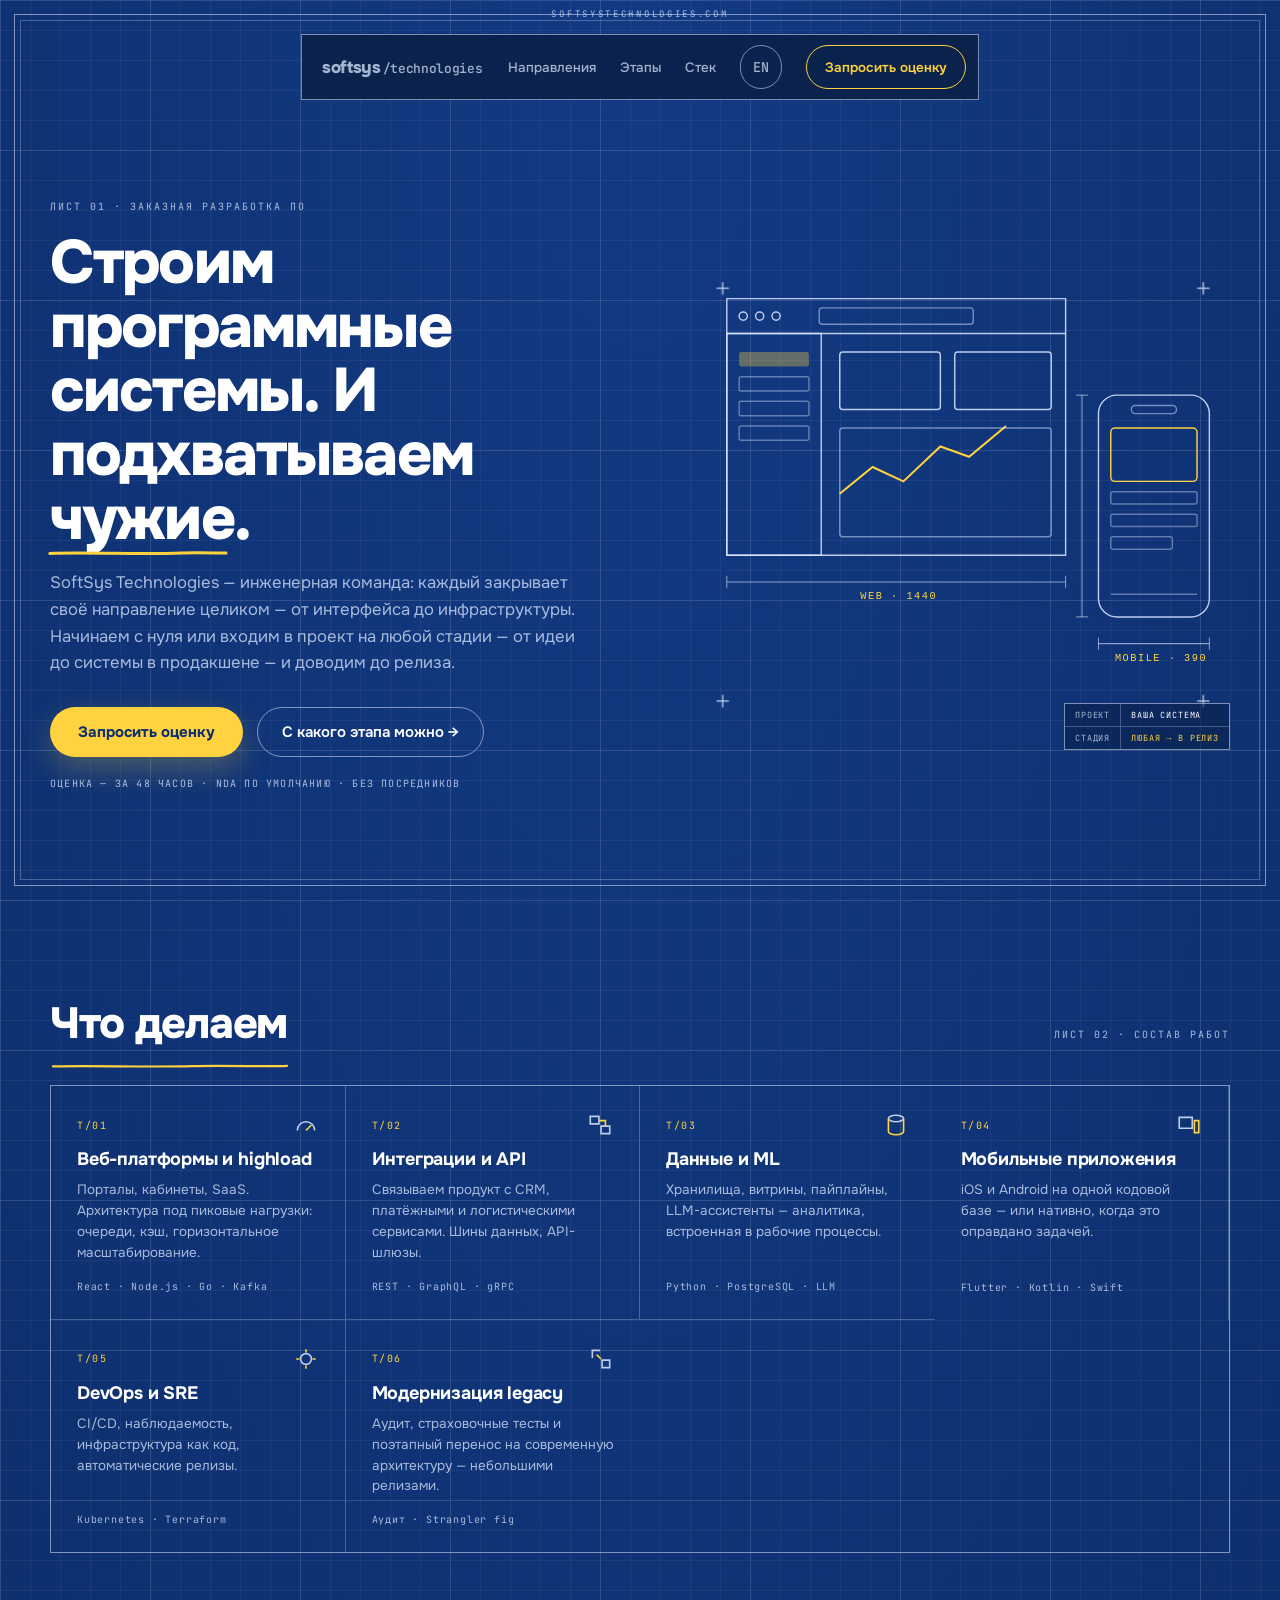
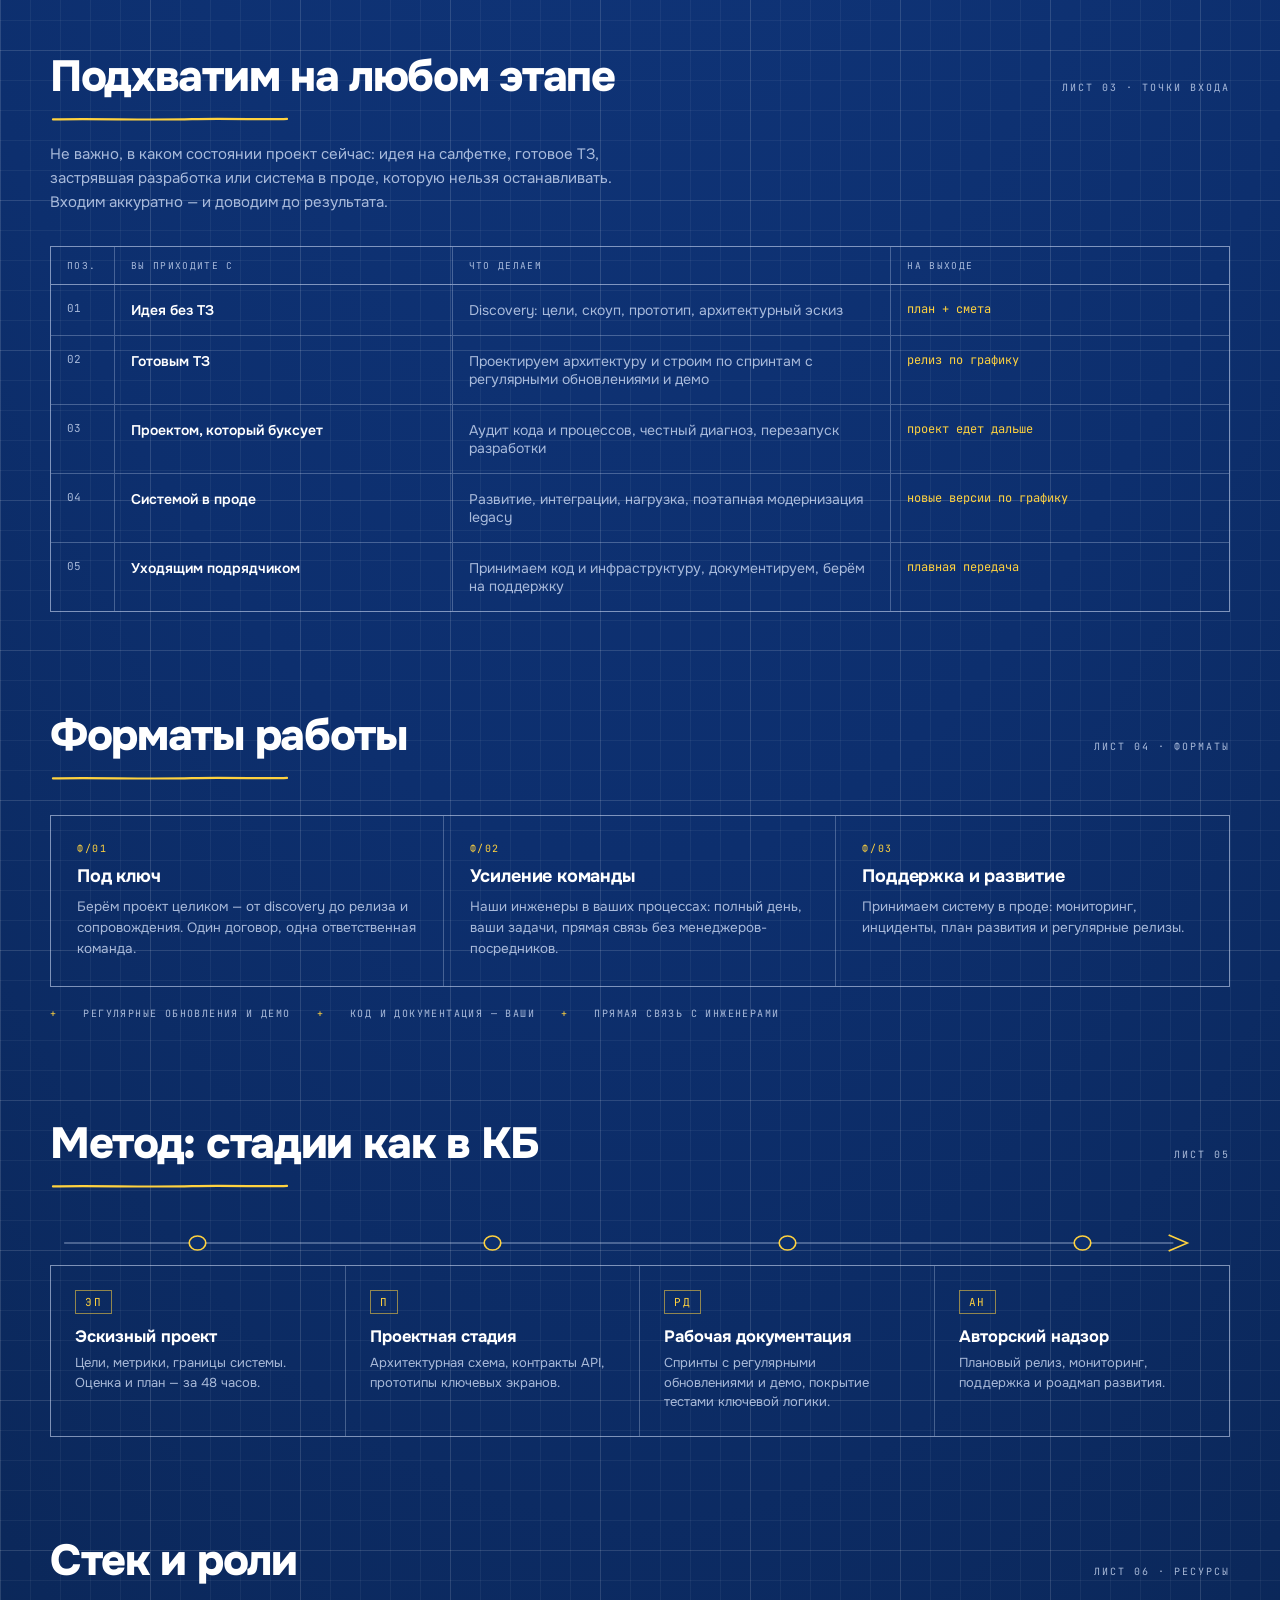
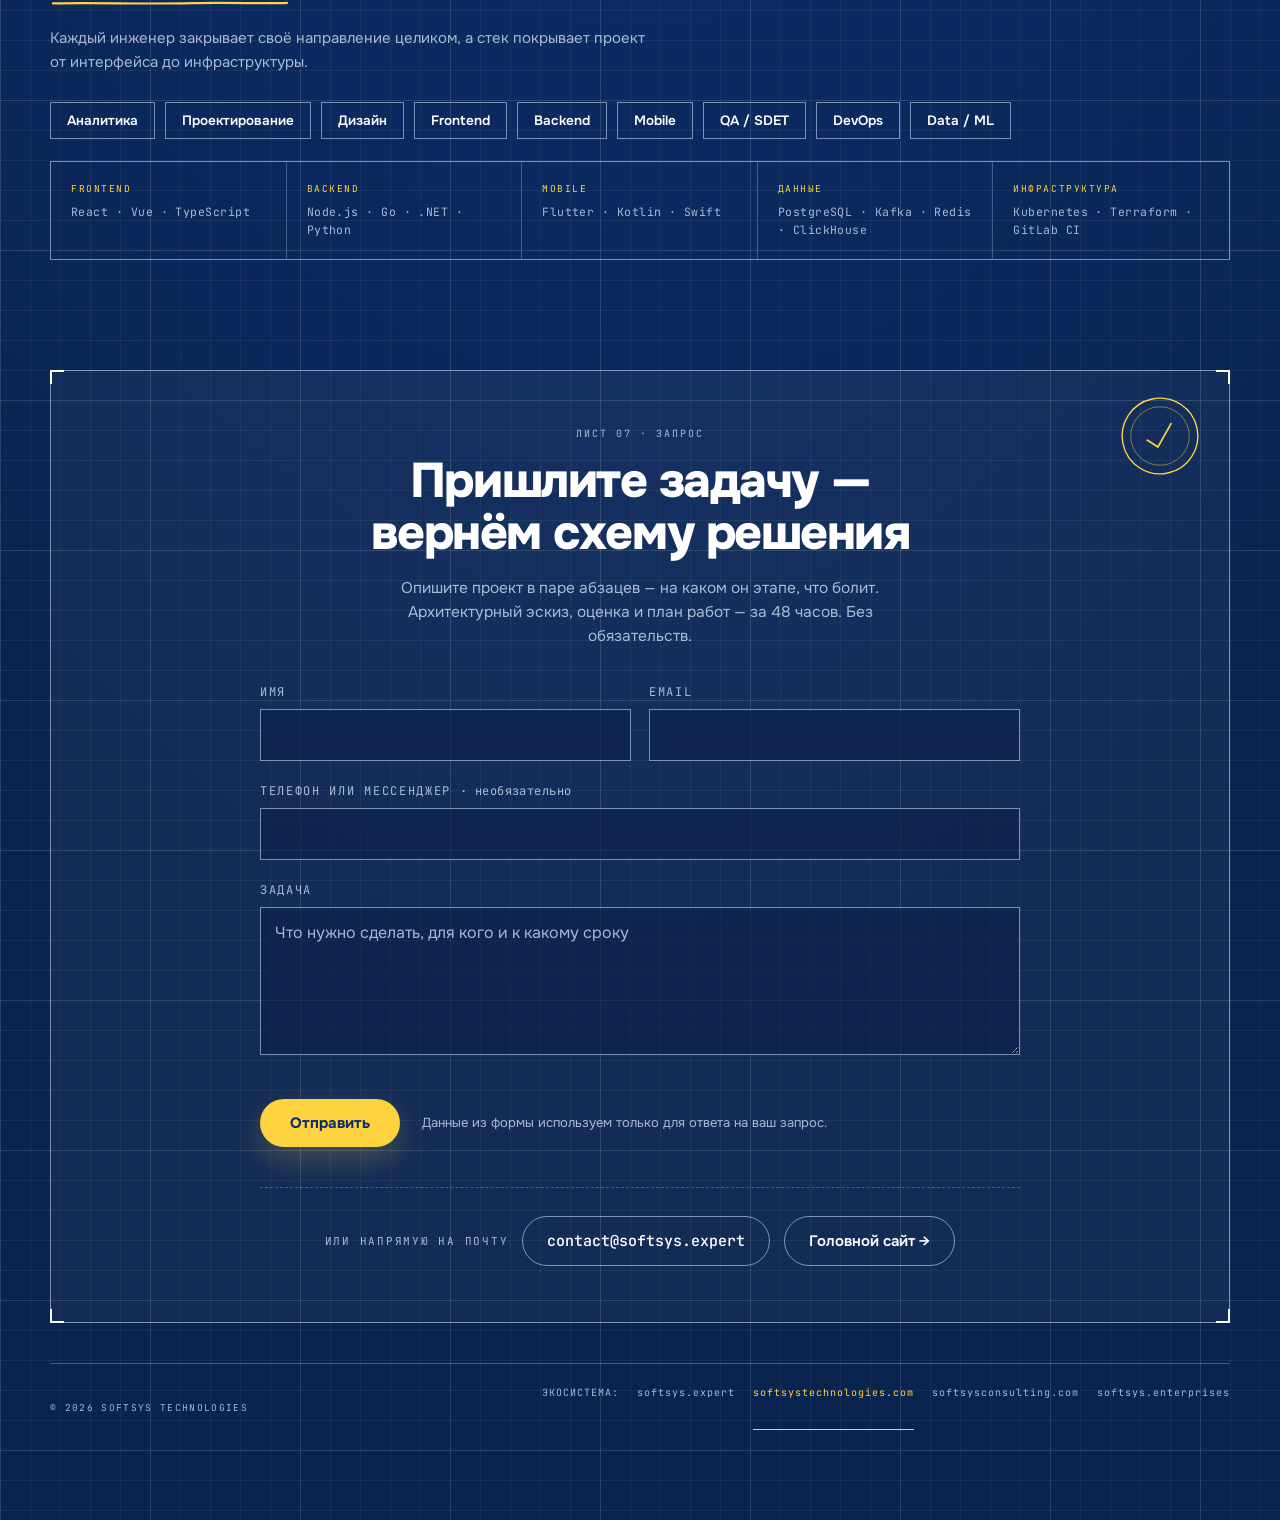
<file: index.html>
<!doctype html>
<html lang="ru">
<head>
<meta charset="UTF-8">
<meta name="viewport" content="width=device-width,initial-scale=1">
<link rel="icon" type="image/svg+xml" href="/favicon.svg">
<!--seo:start-->
<title>Разработка и доработка ПО на заказ — SoftSys Technologies</title>
<meta name="description" content="Веб-платформы, мобильные приложения, интеграции, данные и DevOps. Создаём системы с нуля и развиваем существующие проекты на любой стадии.">
<meta name="robots" content="index,follow,max-image-preview:large">
<link rel="canonical" href="https://softsystechnologies.com/">
<link rel="alternate" hreflang="ru" href="https://softsystechnologies.com/">
<link rel="alternate" hreflang="en" href="https://softsystechnologies.com/en/">
<link rel="alternate" hreflang="x-default" href="https://softsystechnologies.com/">
<meta name="theme-color" content="#0D2F6E">
<meta property="og:type" content="website">
<meta property="og:site_name" content="SoftSys Technologies">
<meta property="og:title" content="Разработка и доработка ПО на заказ — SoftSys Technologies">
<meta property="og:description" content="Веб-платформы, мобильные приложения, интеграции, данные и DevOps. Создаём системы с нуля и развиваем существующие проекты на любой стадии.">
<meta property="og:url" content="https://softsystechnologies.com/">
<meta property="og:locale" content="ru_RU">
<meta property="og:image" content="https://softsystechnologies.com/og-image.png">
<meta property="og:image:width" content="1200">
<meta property="og:image:height" content="630">
<meta property="og:image:alt" content="SoftSys Technologies">
<meta name="twitter:card" content="summary_large_image">
<meta name="twitter:title" content="Разработка и доработка ПО на заказ — SoftSys Technologies">
<meta name="twitter:description" content="Веб-платформы, мобильные приложения, интеграции, данные и DevOps. Создаём системы с нуля и развиваем существующие проекты на любой стадии.">
<meta name="twitter:image" content="https://softsystechnologies.com/og-image.png">
<script type="application/ld+json">{"@context":"https://schema.org","@graph":[{"@type":"Organization","@id":"https://softsystechnologies.com/#organization","name":"SoftSys Technologies","url":"https://softsystechnologies.com/","email":"contact@softsys.expert"},{"@type":"WebSite","@id":"https://softsystechnologies.com/#website","name":"SoftSys Technologies","url":"https://softsystechnologies.com/","inLanguage":["ru","en"],"publisher":{"@id":"https://softsystechnologies.com/#organization"}},{"@type":"WebPage","@id":"https://softsystechnologies.com/","url":"https://softsystechnologies.com/","name":"Разработка и доработка ПО на заказ — SoftSys Technologies","description":"Веб-платформы, мобильные приложения, интеграции, данные и DevOps. Создаём системы с нуля и развиваем существующие проекты на любой стадии.","inLanguage":"ru","isPartOf":{"@id":"https://softsystechnologies.com/#website"},"about":{"@id":"https://softsystechnologies.com/#organization"}}]}</script><!--seo:end-->
  <script type="module" crossorigin src="/assets/index-DMpQohMX.js"></script>
  <link rel="stylesheet" crossorigin href="/assets/index-CVE8sRyP.css">
</head>
<body>
<div id="app"><!--[--><a class="skip-link" href="#main">К содержанию</a><header class="site-header"><nav class="site-nav" aria-label="Основная навигация"><a class="brand" href="#top">softsys<span>/technologies</span></a><button class="menu-toggle" type="button" aria-label="Меню" aria-expanded="false" aria-controls="primary-menu"><span></span><span></span></button><div id="primary-menu" class="nav-links"><a href="#services">Направления</a><a href="#stages">Этапы</a><a href="#stack">Стек</a><a class="language-link" href="en/" hreflang="en">EN</a><a class="nav-cta" href="#contact">Запросить оценку</a></div></nav></header><main id="main"><div class="d1 d2 frame-decoration" aria-hidden="true"></div><div class="d3 frame-decoration" aria-hidden="true"> SOFTSYSTECHNOLOGIES.COM </div><section id="top" data-draw-scope data-draw class="page-section hero d14"><div class="responsive-grid hero-grid d15"><div><div class="reveal d16">ЛИСТ 01 · ЗАКАЗНАЯ РАЗРАБОТКА ПО</div><h1 class="reveal d17">Строим программные системы. И подхватываем <span class="d18">чужие<svg viewBox="0 0 200 16" preserveAspectRatio="none" fill="none" aria-hidden="true" focusable="false" class="d19"><path d="M4 9.4 C 48 8.1, 100 10.6, 148 9 C 172 8.2, 190 9.5, 196 9" stroke="#FFD23F" stroke-width="3" stroke-linecap="round" stroke-dasharray="200" stroke-dashoffset="200" class="d20"></path></svg></span>. </h1><p class="reveal d21">SoftSys Technologies — инженерная команда: каждый закрывает своё направление целиком — от интерфейса до инфраструктуры. Начинаем с нуля или входим в проект на любой стадии — от идеи до системы в продакшене — и доводим до релиза.</p><div class="actions reveal d22"><a href="#contact" class="d23 d24">Запросить оценку</a><a href="#stages" class="d25 d26">С какого этапа можно →</a></div><div class="reveal d27">ОЦЕНКА — ЗА 48 ЧАСОВ · NDA ПО УМОЛЧАНИЮ · БЕЗ ПОСРЕДНИКОВ</div></div><div class="reveal d28"><svg viewBox="0 0 520 430" fill="none" aria-hidden="true" focusable="false" class="d29"><g stroke="rgba(220,232,255,.85)" stroke-width="1.4"><rect x="30" y="24" width="330" height="250" stroke-dasharray="1200" stroke-dashoffset="1200" class="d30"></rect><line x1="30" y1="58" x2="360" y2="58" stroke-dasharray="330" stroke-dashoffset="330" class="d31"></line><circle cx="46" cy="41" r="4" stroke-dasharray="26" stroke-dashoffset="26" class="d32"></circle><circle cx="62" cy="41" r="4" stroke-dasharray="26" stroke-dashoffset="26" class="d33"></circle><circle cx="78" cy="41" r="4" stroke-dasharray="26" stroke-dashoffset="26" class="d34"></circle><rect x="120" y="33" width="150" height="16" rx="3" stroke="rgba(220,232,255,.5)" stroke-dasharray="340" stroke-dashoffset="340" class="d35"></rect><rect x="30" y="58" width="92" height="216" stroke-dasharray="620" stroke-dashoffset="620" class="d36"></rect><rect x="42" y="76" width="68" height="14" rx="2" fill="rgba(255,210,63,.35)" stroke="none"></rect><rect x="42" y="100" width="68" height="14" rx="2" stroke="rgba(220,232,255,.4)" stroke-dasharray="170" stroke-dashoffset="170" class="d37"></rect><rect x="42" y="124" width="68" height="14" rx="2" stroke="rgba(220,232,255,.4)" stroke-dasharray="170" stroke-dashoffset="170" class="d38"></rect><rect x="42" y="148" width="68" height="14" rx="2" stroke="rgba(220,232,255,.4)" stroke-dasharray="170" stroke-dashoffset="170" class="d39"></rect><rect x="140" y="76" width="98" height="56" rx="3" stroke-dasharray="310" stroke-dashoffset="310" class="d40"></rect><rect x="252" y="76" width="94" height="56" rx="3" stroke-dasharray="310" stroke-dashoffset="310" class="d41"></rect><path d="M140 214 l32 -26 l30 14 l36 -34 l28 10 l36 -30" stroke-width="2" stroke-dasharray="260" stroke-dashoffset="260" class="d42"></path><rect x="140" y="150" width="206" height="106" rx="3" stroke="rgba(220,232,255,.5)" stroke-dasharray="630" stroke-dashoffset="630" class="d43"></rect></g><g stroke="rgba(220,232,255,.85)" stroke-width="1.4"><rect x="392" y="118" width="108" height="216" rx="18" stroke-dasharray="700" stroke-dashoffset="700" class="d44"></rect><rect x="424" y="128" width="44" height="8" rx="4" stroke="rgba(220,232,255,.5)" stroke-dasharray="110" stroke-dashoffset="110" class="d45"></rect><rect x="404" y="150" width="84" height="52" rx="4" stroke-dasharray="280" stroke-dashoffset="280" class="d46"></rect><rect x="404" y="212" width="84" height="12" rx="2" stroke="rgba(220,232,255,.4)" stroke-dasharray="200" stroke-dashoffset="200" class="d47"></rect><rect x="404" y="234" width="84" height="12" rx="2" stroke="rgba(220,232,255,.4)" stroke-dasharray="200" stroke-dashoffset="200" class="d48"></rect><rect x="404" y="256" width="60" height="12" rx="2" stroke="rgba(220,232,255,.4)" stroke-dasharray="150" stroke-dashoffset="150" class="d49"></rect><line x1="404" y1="312" x2="488" y2="312" stroke="rgba(220,232,255,.4)" stroke-dasharray="84" stroke-dashoffset="84" class="d50"></line></g><g stroke="rgba(220,232,255,.6)" stroke-width="1"><line x1="30" y1="300" x2="360" y2="300" stroke-dasharray="330" stroke-dashoffset="330" class="d51"></line><line x1="30" y1="294" x2="30" y2="306"></line><line x1="360" y1="294" x2="360" y2="306"></line><line x1="392" y1="360" x2="500" y2="360" stroke-dasharray="108" stroke-dashoffset="108" class="d52"></line><line x1="392" y1="354" x2="392" y2="366"></line><line x1="500" y1="354" x2="500" y2="366"></line><line x1="376" y1="118" x2="376" y2="334" stroke-dasharray="216" stroke-dashoffset="216" class="d53"></line><line x1="370" y1="118" x2="382" y2="118"></line><line x1="370" y1="334" x2="382" y2="334"></line></g><g fill="#FFD23F" font-family="JetBrains Mono,monospace" font-size="10" letter-spacing="1.5"><text x="160" y="317" opacity="0" class="d54">WEB · 1440</text><text x="408" y="377" opacity="0" class="d55">MOBILE · 390</text></g><g stroke="rgba(220,232,255,.9)" stroke-width="1.2"><path d="M20 14 h12 M26 8 v12"></path><path d="M488 14 h12 M494 8 v12"></path><path d="M20 416 h12 M26 410 v12"></path><path d="M488 416 h12 M494 410 v12"></path></g></svg><div class="responsive-grid d56"><span class="d57">ПРОЕКТ</span><span class="d58">ВАША СИСТЕМА</span><span class="d59">СТАДИЯ</span><span class="d60">ЛЮБАЯ → В РЕЛИЗ</span></div></div></div></section><section id="services" data-draw-scope data-draw class="page-section d61"><div class="d62"><div class="d63"><div><h2 class="d64">Что делаем</h2><svg viewBox="0 0 240 12" fill="none" aria-hidden="true" focusable="false" class="d65"><path d="M3 7.4 C 45 6.3, 95 8.4, 142 7.1 C 182 6.1, 216 8, 237 6.9" stroke="#FFD23F" stroke-width="2.2" stroke-linecap="round" stroke-dasharray="240" stroke-dashoffset="240" class="d66"></path></svg></div><span class="d67">ЛИСТ 02 · СОСТАВ РАБОТ</span></div><div class="responsive-grid d68"><div class="reveal d69 d70"><div class="d71"><span class="d72">Т/01</span><svg viewBox="0 0 24 24" fill="none" stroke="rgba(220,232,255,.85)" stroke-width="1.5" aria-hidden="true" focusable="false" class="d73"><path d="M4 17a8 8 0 0 1 16 0" stroke-dasharray="100" stroke-dashoffset="100" class="d74"></path><path d="M12 17l5-5" stroke-dasharray="30" stroke-dashoffset="30" class="d75"></path></svg></div><h3 class="d76">Веб-платформы и highload</h3><p class="d77">Порталы, кабинеты, SaaS. Архитектура под пиковые нагрузки: очереди, кэш, горизонтальное масштабирование.</p><span class="d78">React · Node.js · Go · Kafka</span></div><div class="reveal d79 d80"><div class="d81"><span class="d82">Т/02</span><svg viewBox="0 0 24 24" fill="none" stroke="rgba(220,232,255,.85)" stroke-width="1.5" aria-hidden="true" focusable="false" class="d83"><path d="M3 4h8v7H3z" stroke-dasharray="60" stroke-dashoffset="60" class="d84"></path><path d="M13 13h8v7h-8z" stroke-dasharray="60" stroke-dashoffset="60" class="d85"></path><path d="M11 8h6v5" stroke-dasharray="30" stroke-dashoffset="30" class="d86"></path></svg></div><h3 class="d87">Интеграции и API</h3><p class="d88">Связываем продукт с CRM, платёжными и логистическими сервисами. Шины данных, API-шлюзы.</p><span class="d89">REST · GraphQL · gRPC</span></div><div class="reveal d90 d91"><div class="d92"><span class="d93">Т/03</span><svg viewBox="0 0 24 24" fill="none" stroke="rgba(220,232,255,.85)" stroke-width="1.5" aria-hidden="true" focusable="false" class="d94"><path d="M5 6c0-1.7 3.1-3 7-3s7 1.3 7 3-3.1 3-7 3-7-1.3-7-3z" stroke-dasharray="60" stroke-dashoffset="60" class="d95"></path><path d="M5 6v12c0 1.7 3.1 3 7 3s7-1.3 7-3V6" stroke-dasharray="70" stroke-dashoffset="70" class="d96"></path></svg></div><h3 class="d97">Данные и ML</h3><p class="d98">Хранилища, витрины, пайплайны, LLM-ассистенты — аналитика, встроенная в рабочие процессы.</p><span class="d99">Python · PostgreSQL · LLM</span></div><div class="reveal d100 d101"><div class="d102"><span class="d103">Т/04</span><svg viewBox="0 0 24 24" fill="none" stroke="rgba(220,232,255,.85)" stroke-width="1.5" aria-hidden="true" focusable="false" class="d104"><path d="M3 5h12v10H3z" stroke-dasharray="80" stroke-dashoffset="80" class="d105"></path><path d="M17 8h4v11h-4z" stroke-dasharray="60" stroke-dashoffset="60" class="d106"></path></svg></div><h3 class="d107">Мобильные приложения</h3><p class="d108">iOS и Android на одной кодовой базе — или нативно, когда это оправдано задачей.</p><span class="d109">Flutter · Kotlin · Swift</span></div><div class="reveal d110 d111"><div class="d112"><span class="d113">Т/05</span><svg viewBox="0 0 24 24" fill="none" stroke="rgba(220,232,255,.85)" stroke-width="1.5" aria-hidden="true" focusable="false" class="d114"><circle cx="12" cy="12" r="5" stroke-dasharray="35" stroke-dashoffset="35" class="d115"></circle><path d="M12 3v3M12 18v3M3 12h3M18 12h3" stroke-dasharray="40" stroke-dashoffset="40" class="d116"></path></svg></div><h3 class="d117">DevOps и SRE</h3><p class="d118">CI/CD, наблюдаемость, инфраструктура как код, автоматические релизы.</p><span class="d119">Kubernetes · Terraform</span></div><div class="reveal d120 d121"><div class="d122"><span class="d123">Т/06</span><svg viewBox="0 0 24 24" fill="none" stroke="rgba(220,232,255,.85)" stroke-width="1.5" aria-hidden="true" focusable="false" class="d124"><path d="M4 11V4h7" stroke-dasharray="30" stroke-dashoffset="30" class="d125"></path><path d="M13 13h7v7h-7z" stroke-dasharray="60" stroke-dashoffset="60" class="d126"></path><path d="M8 8l4 4" stroke-dasharray="12" stroke-dashoffset="12" class="d127"></path></svg></div><h3 class="d128">Модернизация legacy</h3><p class="d129">Аудит, страховочные тесты и поэтапный перенос на современную архитектуру — небольшими релизами.</p><span class="d130">Аудит · Strangler fig</span></div></div></div></section><section id="stages" data-draw-scope data-draw class="page-section d131"><div class="d132"><div class="d133"><div><h2 class="d134">Подхватим на любом этапе</h2><svg viewBox="0 0 240 12" fill="none" aria-hidden="true" focusable="false" class="d135"><path d="M3 7.4 C 45 6.3, 95 8.4, 142 7.1 C 182 6.1, 216 8, 237 6.9" stroke="#FFD23F" stroke-width="2.2" stroke-linecap="round" stroke-dasharray="240" stroke-dashoffset="240" class="d136"></path></svg></div><span class="d137">ЛИСТ 03 · ТОЧКИ ВХОДА</span></div><p class="d138">Не важно, в каком состоянии проект сейчас: идея на салфетке, готовое ТЗ, застрявшая разработка или система в проде, которую нельзя останавливать. Входим аккуратно — и доводим до результата.</p><div class="d139"><div class="responsive-grid stage-head d140"><span class="d141">ПОЗ.</span><span class="d142">ВЫ ПРИХОДИТЕ С</span><span class="d143">ЧТО ДЕЛАЕМ</span><span class="d144">НА ВЫХОДЕ</span></div><div class="responsive-grid stage-row reveal d145 d146"><span class="d147">01</span><span data-label="ВЫ ПРИХОДИТЕ С" class="d148">Идея без ТЗ</span><span data-label="ЧТО ДЕЛАЕМ" class="d149">Discovery: цели, скоуп, прототип, архитектурный эскиз</span><span data-label="НА ВЫХОДЕ" class="d150">план + смета</span></div><div class="responsive-grid stage-row reveal d151 d152"><span class="d153">02</span><span data-label="ВЫ ПРИХОДИТЕ С" class="d154">Готовым ТЗ</span><span data-label="ЧТО ДЕЛАЕМ" class="d155">Проектируем архитектуру и строим по спринтам с регулярными обновлениями и демо</span><span data-label="НА ВЫХОДЕ" class="d156">релиз по графику</span></div><div class="responsive-grid stage-row reveal d157 d158"><span class="d159">03</span><span data-label="ВЫ ПРИХОДИТЕ С" class="d160">Проектом, который буксует</span><span data-label="ЧТО ДЕЛАЕМ" class="d161">Аудит кода и процессов, честный диагноз, перезапуск разработки</span><span data-label="НА ВЫХОДЕ" class="d162">проект едет дальше</span></div><div class="responsive-grid stage-row reveal d163 d164"><span class="d165">04</span><span data-label="ВЫ ПРИХОДИТЕ С" class="d166">Системой в проде</span><span data-label="ЧТО ДЕЛАЕМ" class="d167">Развитие, интеграции, нагрузка, поэтапная модернизация legacy</span><span data-label="НА ВЫХОДЕ" class="d168">новые версии по графику</span></div><div class="responsive-grid stage-row reveal d169 d170"><span class="d171">05</span><span data-label="ВЫ ПРИХОДИТЕ С" class="d172">Уходящим подрядчиком</span><span data-label="ЧТО ДЕЛАЕМ" class="d173">Принимаем код и инфраструктуру, документируем, берём на поддержку</span><span data-label="НА ВЫХОДЕ" class="d174">плавная передача</span></div></div></div></section><section id="formats" data-draw-scope data-draw class="page-section d175"><div class="d176"><div class="d177"><div><h2 class="d178">Форматы работы</h2><svg viewBox="0 0 240 12" fill="none" aria-hidden="true" focusable="false" class="d179"><path d="M3 7.4 C 45 6.3, 95 8.4, 142 7.1 C 182 6.1, 216 8, 237 6.9" stroke="#FFD23F" stroke-width="2.2" stroke-linecap="round" stroke-dasharray="240" stroke-dashoffset="240" class="d180"></path></svg></div><span class="d181">ЛИСТ 04 · ФОРМАТЫ</span></div><div class="responsive-grid d182"><div class="reveal d183 d184"><span class="d185">Ф/01</span><h3 class="d186">Под ключ</h3><p class="d187">Берём проект целиком — от discovery до релиза и сопровождения. Один договор, одна ответственная команда.</p></div><div class="reveal d188 d189"><span class="d190">Ф/02</span><h3 class="d191">Усиление команды</h3><p class="d192">Наши инженеры в ваших процессах: полный день, ваши задачи, прямая связь без менеджеров-посредников.</p></div><div class="reveal d193 d194"><span class="d195">Ф/03</span><h3 class="d196">Поддержка и развитие</h3><p class="d197">Принимаем систему в проде: мониторинг, инциденты, план развития и регулярные релизы.</p></div></div><div class="reveal d198"><span class="d199">+</span><span>РЕГУЛЯРНЫЕ ОБНОВЛЕНИЯ И ДЕМО</span><span class="d200">+</span><span>КОД И ДОКУМЕНТАЦИЯ — ВАШИ</span><span class="d201">+</span><span>ПРЯМАЯ СВЯЗЬ С ИНЖЕНЕРАМИ</span></div></div></section><section id="method" data-draw-scope data-draw class="page-section d202"><div class="d203"><div class="d204"><div><h2 class="d205">Метод: стадии как в КБ</h2><svg viewBox="0 0 240 12" fill="none" aria-hidden="true" focusable="false" class="d206"><path d="M3 7.4 C 45 6.3, 95 8.4, 142 7.1 C 182 6.1, 216 8, 237 6.9" stroke="#FFD23F" stroke-width="2.2" stroke-linecap="round" stroke-dasharray="240" stroke-dashoffset="240" class="d207"></path></svg></div><span class="d208">ЛИСТ 05</span></div><svg viewBox="0 0 1000 44" preserveAspectRatio="none" fill="none" aria-hidden="true" focusable="false" class="d209"><path d="M12 22 H952" stroke="rgba(220,232,255,.6)" stroke-width="1.2" stroke-dasharray="940" stroke-dashoffset="940" class="d210"></path><path d="M948 14 l16 8 -16 8" stroke="#FFD23F" stroke-width="1.4" stroke-dasharray="40" stroke-dashoffset="40" class="d211"></path><circle cx="125" cy="22" r="7" stroke="#FFD23F" stroke-width="1.4" fill="#0D2F6E" stroke-dasharray="44" stroke-dashoffset="44" class="d212"></circle><circle cx="375" cy="22" r="7" stroke="#FFD23F" stroke-width="1.4" fill="#0D2F6E" stroke-dasharray="44" stroke-dashoffset="44" class="d213"></circle><circle cx="625" cy="22" r="7" stroke="#FFD23F" stroke-width="1.4" fill="#0D2F6E" stroke-dasharray="44" stroke-dashoffset="44" class="d214"></circle><circle cx="875" cy="22" r="7" stroke="#FFD23F" stroke-width="1.4" fill="#0D2F6E" stroke-dasharray="44" stroke-dashoffset="44" class="d215"></circle></svg><div class="responsive-grid d216"><div class="reveal d217"><div class="d218">ЭП</div><b class="d219">Эскизный проект</b><p class="d220">Цели, метрики, границы системы. Оценка и план — за 48 часов.</p></div><div class="reveal d221"><div class="d222">П</div><b class="d223">Проектная стадия</b><p class="d224">Архитектурная схема, контракты API, прототипы ключевых экранов.</p></div><div class="reveal d225"><div class="d226">РД</div><b class="d227">Рабочая документация</b><p class="d228">Спринты с регулярными обновлениями и демо, покрытие тестами ключевой логики.</p></div><div class="reveal d229"><div class="d230">АН</div><b class="d231">Авторский надзор</b><p class="d232">Плановый релиз, мониторинг, поддержка и роадмап развития.</p></div></div></div></section><section id="stack" data-draw-scope data-draw class="page-section d233"><div class="d234"><div class="d235"><div><h2 class="d236">Стек и роли</h2><svg viewBox="0 0 240 12" fill="none" aria-hidden="true" focusable="false" class="d237"><path d="M3 7.4 C 45 6.3, 95 8.4, 142 7.1 C 182 6.1, 216 8, 237 6.9" stroke="#FFD23F" stroke-width="2.2" stroke-linecap="round" stroke-dasharray="240" stroke-dashoffset="240" class="d238"></path></svg></div><span class="d239">ЛИСТ 06 · РЕСУРСЫ</span></div><p class="d240">Каждый инженер закрывает своё направление целиком, а стек покрывает проект от интерфейса до инфраструктуры.</p><div class="reveal d241"><span class="d242">Аналитика</span><span class="d243">Проектирование</span><span class="d244">Дизайн</span><span class="d245">Frontend</span><span class="d246">Backend</span><span class="d247">Mobile</span><span class="d248">QA / SDET</span><span class="d249">DevOps</span><span class="d250">Data / ML</span></div><div class="responsive-grid d251"><div class="reveal d252"><div class="d253"> FRONTEND </div><div class="d254"> React · Vue · TypeScript </div></div><div class="reveal d255"><div class="d256"> BACKEND </div><div class="d257"> Node.js · Go · .NET · Python </div></div><div class="reveal d258"><div class="d259"> MOBILE </div><div class="d260"> Flutter · Kotlin · Swift </div></div><div class="reveal d261"><div class="d262">ДАННЫЕ</div><div class="d263"> PostgreSQL · Kafka · Redis · ClickHouse </div></div><div class="reveal d264"><div class="d265">ИНФРАСТРУКТУРА</div><div class="d266"> Kubernetes · Terraform · GitLab CI </div></div></div></div></section><section id="contact" data-draw-scope data-draw class="page-section d267"><div class="d268"><div class="d269"></div><div class="d270"></div><div class="d271"></div><div class="d272"></div><svg viewBox="0 0 100 100" fill="none" aria-hidden="true" focusable="false" class="d273"><circle cx="50" cy="50" r="44" stroke="#FFD23F" stroke-width="1.6" stroke-dasharray="277" stroke-dashoffset="277" class="d274"></circle><circle cx="50" cy="50" r="34" stroke="rgba(255,210,63,.5)" stroke-width="1" stroke-dasharray="214" stroke-dashoffset="214" class="d275"></circle><path d="M34 51 l11 11 l21 -24" stroke="#FFD23F" stroke-width="2" stroke-dasharray="50" stroke-dashoffset="50" class="d276"></path></svg><div class="d277">ЛИСТ 07 · ЗАПРОС</div><h2 class="d278">Пришлите задачу — вернём схему решения</h2><p class="d279">Опишите проект в паре абзацев — на каком он этапе, что болит. Архитектурный эскиз, оценка и план работ — за 48 часов. Без обязательств.</p><div class="contact-form-wrap" aria-live="polite"><!----><form class="contact-form" aria-label="Форма заявки" style=""><div class="field"><label for="contact-name">Имя</label><input id="contact-name" value="" name="name" type="text" autocomplete="name" maxlength="100" required></div><div class="field"><label for="contact-email">Email</label><input id="contact-email" value="" name="email" type="email" autocomplete="email" maxlength="200" required></div><div class="field wide"><label for="contact-phone">Телефон или мессенджер <span class="optional">· необязательно</span></label><input id="contact-phone" value="" name="phone" type="text" autocomplete="tel" maxlength="60"></div><div class="field wide"><label for="contact-message">Задача</label><textarea id="contact-message" name="message" rows="5" minlength="2" maxlength="5000" placeholder="Что нужно сделать, для кого и к какому сроку" required></textarea></div><div class="hp" aria-hidden="true"><label for="contact-website">Website</label><input id="contact-website" value="" name="website" type="text" tabindex="-1" autocomplete="off"></div><div class="captcha wide"></div><!----><!----><div class="form-foot wide"><button class="form-btn" type="submit">Отправить</button><p class="form-consent">Данные из формы используем только для ответа на ваш запрос.</p></div></form></div><div class="actions d280 contact-direct"><span class="contact-direct-label">Или напрямую на почту</span><a href="mailto:contact@softsys.expert" class="d283 d284 contact-mail">contact@softsys.expert</a><a href="https://softsys.expert" class="d283 d284">Головной сайт →</a></div></div><div class="d285"><div class="d286"> © 2026 SOFTSYS TECHNOLOGIES </div><div class="actions d287"><span class="d288">ЭКОСИСТЕМА:</span><a href="https://softsys.expert">softsys.expert</a><span class="d289">softsystechnologies.com</span><a href="https://softsysconsulting.com">softsysconsulting.com</a><a href="https://softsys.enterprises">softsys.enterprises</a></div></div></section></main><!--]--></div>
<!-- Cloudflare Web Analytics --><script type="module" src="https://static.cloudflareinsights.com/beacon.min.js" data-cf-beacon='{"token": "7591e268aa5f4c1ba500199209afda65"}'></script><!-- End Cloudflare Web Analytics -->
</body>
</html>
</file>
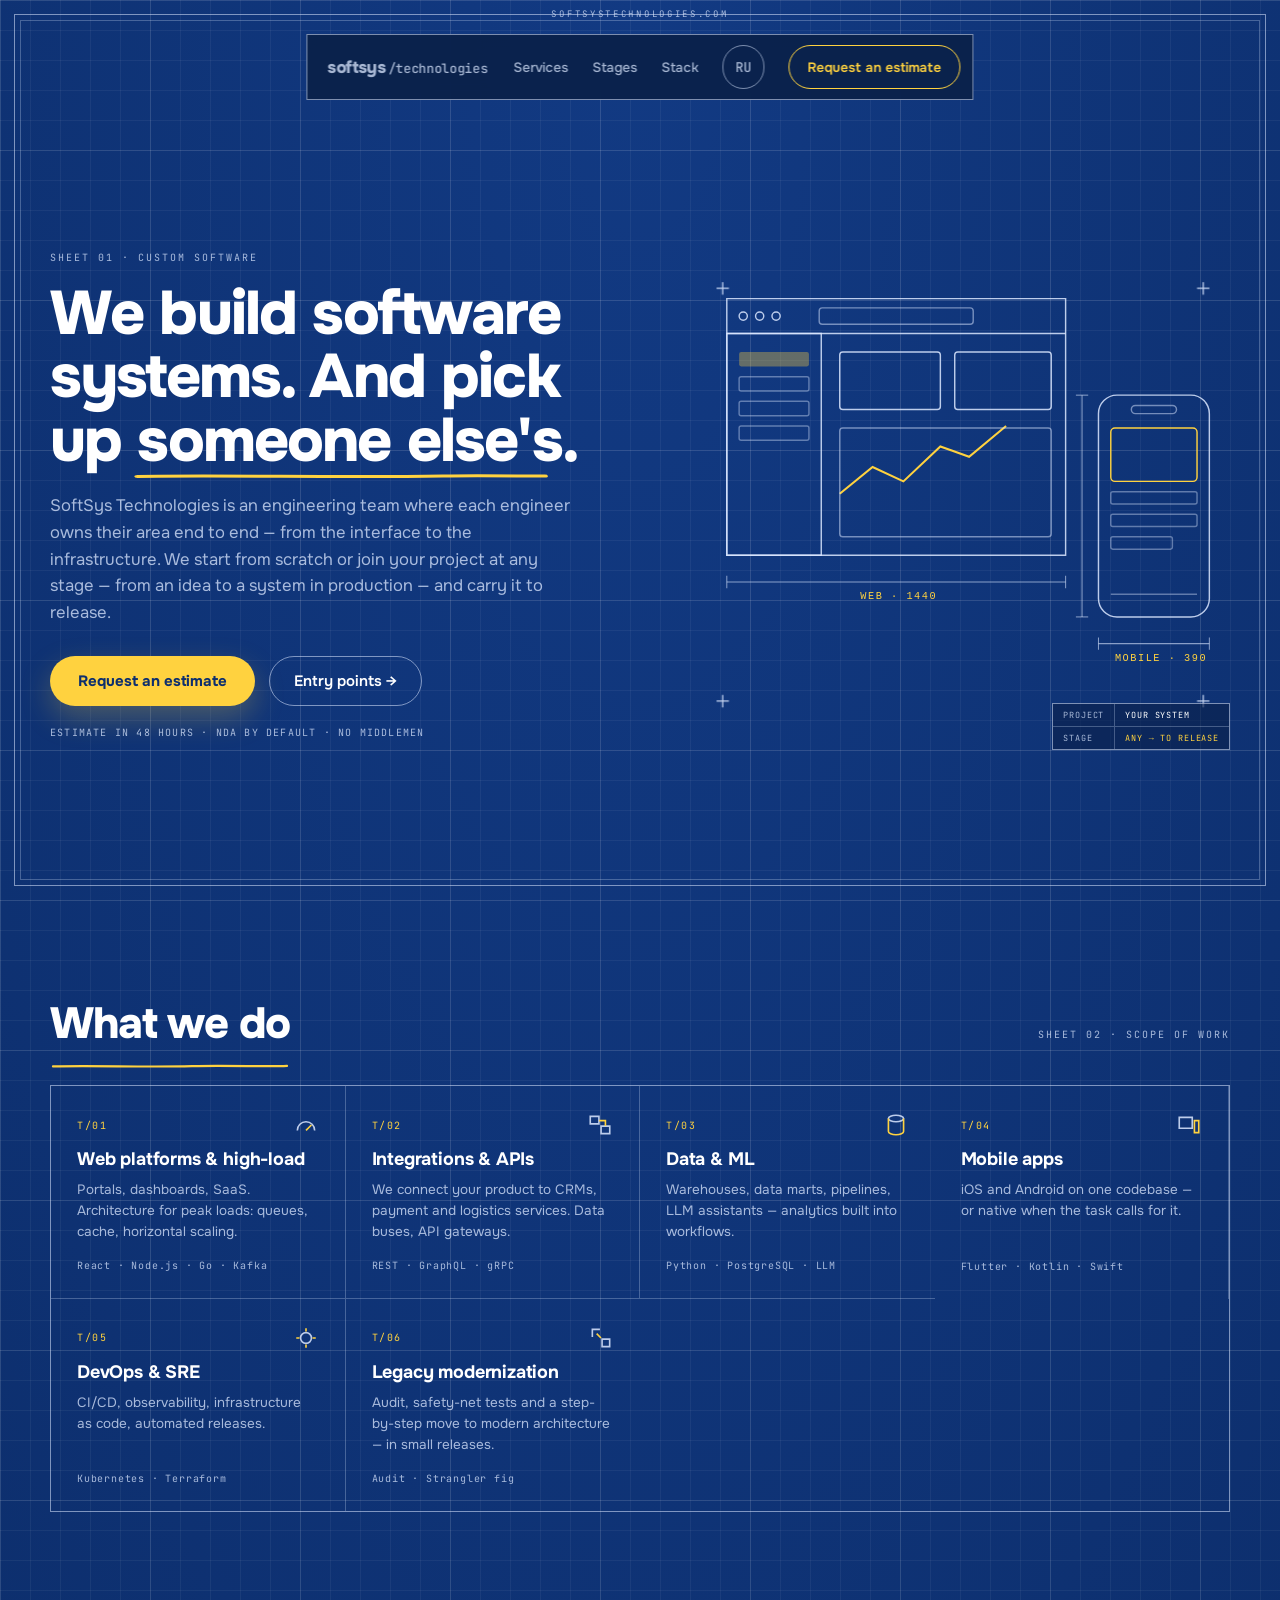
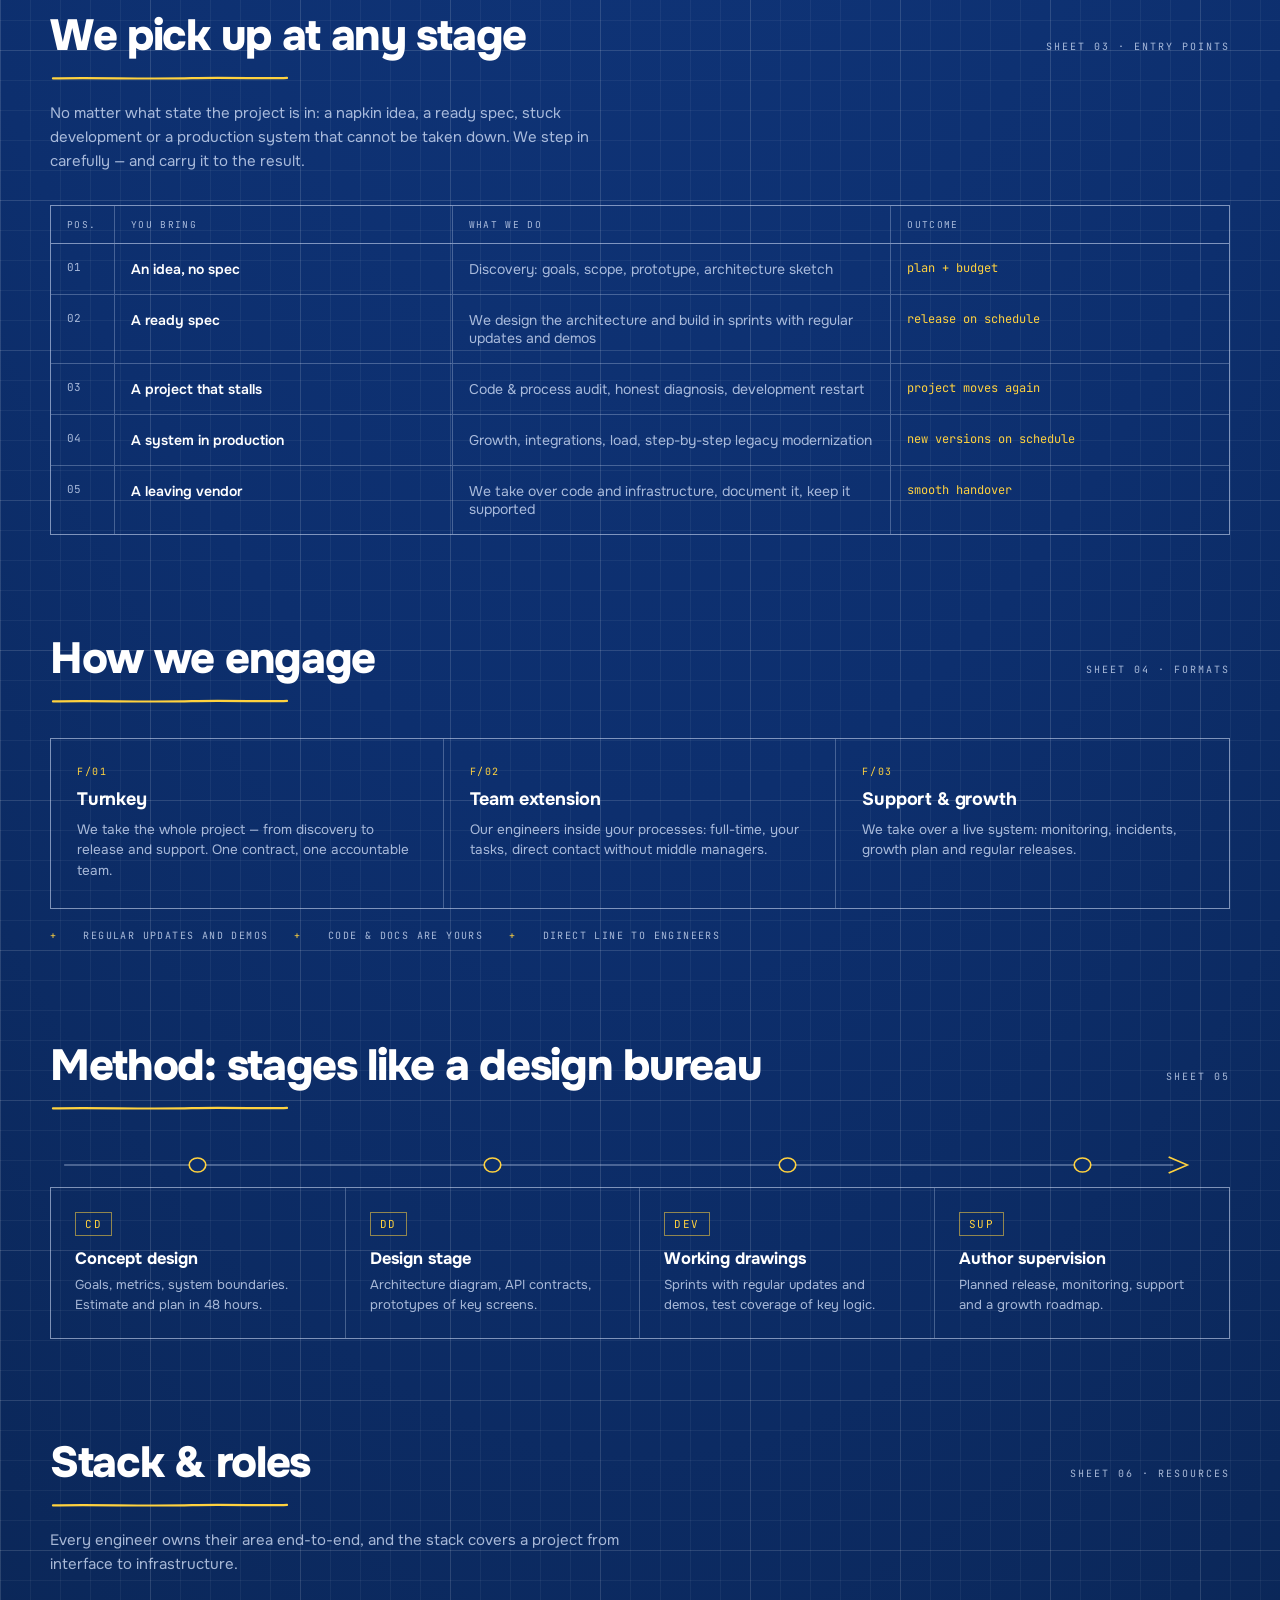
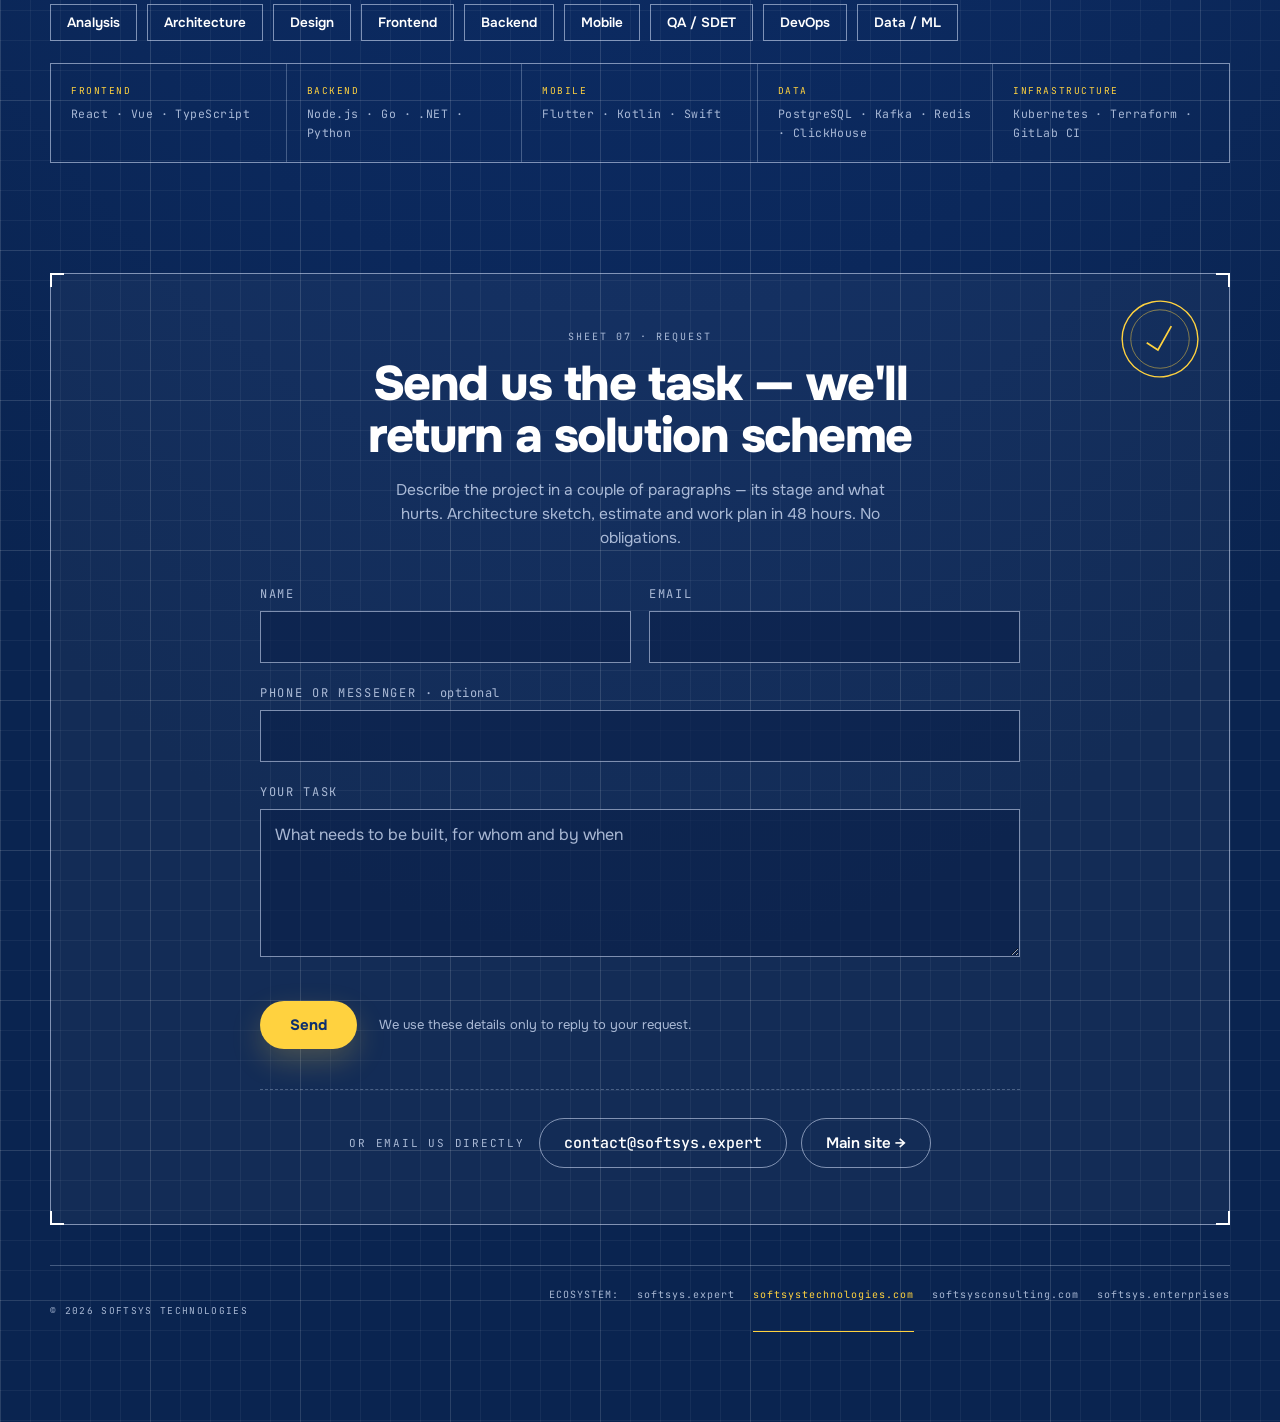
<file: en/index.html>
<!doctype html>
<html lang="en">
<head>
<meta charset="UTF-8">
<meta name="viewport" content="width=device-width,initial-scale=1">
<link rel="icon" type="image/svg+xml" href="/favicon.svg">
<!--seo:start-->
<title>Custom software development and project takeover — SoftSys Technologies</title>
<meta name="description" content="Web platforms, mobile applications, integrations, data and DevOps. We build from scratch or take over existing software at any stage.">
<meta name="robots" content="index,follow,max-image-preview:large">
<link rel="canonical" href="https://softsystechnologies.com/en/">
<link rel="alternate" hreflang="ru" href="https://softsystechnologies.com/">
<link rel="alternate" hreflang="en" href="https://softsystechnologies.com/en/">
<link rel="alternate" hreflang="x-default" href="https://softsystechnologies.com/">
<meta name="theme-color" content="#0D2F6E">
<meta property="og:type" content="website">
<meta property="og:site_name" content="SoftSys Technologies">
<meta property="og:title" content="Custom software development and project takeover — SoftSys Technologies">
<meta property="og:description" content="Web platforms, mobile applications, integrations, data and DevOps. We build from scratch or take over existing software at any stage.">
<meta property="og:url" content="https://softsystechnologies.com/en/">
<meta property="og:locale" content="en_US">
<meta property="og:image" content="https://softsystechnologies.com/og-image.png">
<meta property="og:image:width" content="1200">
<meta property="og:image:height" content="630">
<meta property="og:image:alt" content="SoftSys Technologies">
<meta name="twitter:card" content="summary_large_image">
<meta name="twitter:title" content="Custom software development and project takeover — SoftSys Technologies">
<meta name="twitter:description" content="Web platforms, mobile applications, integrations, data and DevOps. We build from scratch or take over existing software at any stage.">
<meta name="twitter:image" content="https://softsystechnologies.com/og-image.png">
<script type="application/ld+json">{"@context":"https://schema.org","@graph":[{"@type":"Organization","@id":"https://softsystechnologies.com/#organization","name":"SoftSys Technologies","url":"https://softsystechnologies.com/","email":"contact@softsys.expert"},{"@type":"WebSite","@id":"https://softsystechnologies.com/#website","name":"SoftSys Technologies","url":"https://softsystechnologies.com/","inLanguage":["ru","en"],"publisher":{"@id":"https://softsystechnologies.com/#organization"}},{"@type":"WebPage","@id":"https://softsystechnologies.com/en/","url":"https://softsystechnologies.com/en/","name":"Custom software development and project takeover — SoftSys Technologies","description":"Web platforms, mobile applications, integrations, data and DevOps. We build from scratch or take over existing software at any stage.","inLanguage":"en","isPartOf":{"@id":"https://softsystechnologies.com/#website"},"about":{"@id":"https://softsystechnologies.com/#organization"}}]}</script><!--seo:end-->
  <script type="module" crossorigin src="/assets/index-DMpQohMX.js"></script>
  <link rel="stylesheet" crossorigin href="/assets/index-CVE8sRyP.css">
</head>
<body>
<div id="app"><!--[--><a class="skip-link" href="#main">Skip to content</a><header class="site-header"><nav class="site-nav" aria-label="Main navigation"><a class="brand" href="#top">softsys<span>/technologies</span></a><button class="menu-toggle" type="button" aria-label="Menu" aria-expanded="false" aria-controls="primary-menu"><span></span><span></span></button><div id="primary-menu" class="nav-links"><a href="#services">Services</a><a href="#stages">Stages</a><a href="#stack">Stack</a><a class="language-link" href="../" hreflang="ru">RU</a><a class="nav-cta" href="#contact">Request an estimate</a></div></nav></header><main id="main"><div class="d1 d2 frame-decoration" aria-hidden="true"></div><div class="d3 frame-decoration" aria-hidden="true"> SOFTSYSTECHNOLOGIES.COM </div><section id="top" data-draw-scope data-draw class="page-section hero d14"><div class="responsive-grid hero-grid d15"><div><div class="reveal d16">SHEET 01 · CUSTOM SOFTWARE</div><h1 class="reveal d17">We build software systems. And pick up <span class="d18">someone else&#39;s<svg viewBox="0 0 200 16" preserveAspectRatio="none" fill="none" aria-hidden="true" focusable="false" class="d19"><path d="M4 9.4 C 48 8.1, 100 10.6, 148 9 C 172 8.2, 190 9.5, 196 9" stroke="#FFD23F" stroke-width="3" stroke-linecap="round" stroke-dasharray="200" stroke-dashoffset="200" class="d20"></path></svg></span>. </h1><p class="reveal d21">SoftSys Technologies is an engineering team where each engineer owns their area end to end — from the interface to the infrastructure. We start from scratch or join your project at any stage — from an idea to a system in production — and carry it to release.</p><div class="actions reveal d22"><a href="#contact" class="d23 d24">Request an estimate</a><a href="#stages" class="d25 d26">Entry points →</a></div><div class="reveal d27">ESTIMATE IN 48 HOURS · NDA BY DEFAULT · NO MIDDLEMEN</div></div><div class="reveal d28"><svg viewBox="0 0 520 430" fill="none" aria-hidden="true" focusable="false" class="d29"><g stroke="rgba(220,232,255,.85)" stroke-width="1.4"><rect x="30" y="24" width="330" height="250" stroke-dasharray="1200" stroke-dashoffset="1200" class="d30"></rect><line x1="30" y1="58" x2="360" y2="58" stroke-dasharray="330" stroke-dashoffset="330" class="d31"></line><circle cx="46" cy="41" r="4" stroke-dasharray="26" stroke-dashoffset="26" class="d32"></circle><circle cx="62" cy="41" r="4" stroke-dasharray="26" stroke-dashoffset="26" class="d33"></circle><circle cx="78" cy="41" r="4" stroke-dasharray="26" stroke-dashoffset="26" class="d34"></circle><rect x="120" y="33" width="150" height="16" rx="3" stroke="rgba(220,232,255,.5)" stroke-dasharray="340" stroke-dashoffset="340" class="d35"></rect><rect x="30" y="58" width="92" height="216" stroke-dasharray="620" stroke-dashoffset="620" class="d36"></rect><rect x="42" y="76" width="68" height="14" rx="2" fill="rgba(255,210,63,.35)" stroke="none"></rect><rect x="42" y="100" width="68" height="14" rx="2" stroke="rgba(220,232,255,.4)" stroke-dasharray="170" stroke-dashoffset="170" class="d37"></rect><rect x="42" y="124" width="68" height="14" rx="2" stroke="rgba(220,232,255,.4)" stroke-dasharray="170" stroke-dashoffset="170" class="d38"></rect><rect x="42" y="148" width="68" height="14" rx="2" stroke="rgba(220,232,255,.4)" stroke-dasharray="170" stroke-dashoffset="170" class="d39"></rect><rect x="140" y="76" width="98" height="56" rx="3" stroke-dasharray="310" stroke-dashoffset="310" class="d40"></rect><rect x="252" y="76" width="94" height="56" rx="3" stroke-dasharray="310" stroke-dashoffset="310" class="d41"></rect><path d="M140 214 l32 -26 l30 14 l36 -34 l28 10 l36 -30" stroke-width="2" stroke-dasharray="260" stroke-dashoffset="260" class="d42"></path><rect x="140" y="150" width="206" height="106" rx="3" stroke="rgba(220,232,255,.5)" stroke-dasharray="630" stroke-dashoffset="630" class="d43"></rect></g><g stroke="rgba(220,232,255,.85)" stroke-width="1.4"><rect x="392" y="118" width="108" height="216" rx="18" stroke-dasharray="700" stroke-dashoffset="700" class="d44"></rect><rect x="424" y="128" width="44" height="8" rx="4" stroke="rgba(220,232,255,.5)" stroke-dasharray="110" stroke-dashoffset="110" class="d45"></rect><rect x="404" y="150" width="84" height="52" rx="4" stroke-dasharray="280" stroke-dashoffset="280" class="d46"></rect><rect x="404" y="212" width="84" height="12" rx="2" stroke="rgba(220,232,255,.4)" stroke-dasharray="200" stroke-dashoffset="200" class="d47"></rect><rect x="404" y="234" width="84" height="12" rx="2" stroke="rgba(220,232,255,.4)" stroke-dasharray="200" stroke-dashoffset="200" class="d48"></rect><rect x="404" y="256" width="60" height="12" rx="2" stroke="rgba(220,232,255,.4)" stroke-dasharray="150" stroke-dashoffset="150" class="d49"></rect><line x1="404" y1="312" x2="488" y2="312" stroke="rgba(220,232,255,.4)" stroke-dasharray="84" stroke-dashoffset="84" class="d50"></line></g><g stroke="rgba(220,232,255,.6)" stroke-width="1"><line x1="30" y1="300" x2="360" y2="300" stroke-dasharray="330" stroke-dashoffset="330" class="d51"></line><line x1="30" y1="294" x2="30" y2="306"></line><line x1="360" y1="294" x2="360" y2="306"></line><line x1="392" y1="360" x2="500" y2="360" stroke-dasharray="108" stroke-dashoffset="108" class="d52"></line><line x1="392" y1="354" x2="392" y2="366"></line><line x1="500" y1="354" x2="500" y2="366"></line><line x1="376" y1="118" x2="376" y2="334" stroke-dasharray="216" stroke-dashoffset="216" class="d53"></line><line x1="370" y1="118" x2="382" y2="118"></line><line x1="370" y1="334" x2="382" y2="334"></line></g><g fill="#FFD23F" font-family="JetBrains Mono,monospace" font-size="10" letter-spacing="1.5"><text x="160" y="317" opacity="0" class="d54">WEB · 1440</text><text x="408" y="377" opacity="0" class="d55">MOBILE · 390</text></g><g stroke="rgba(220,232,255,.9)" stroke-width="1.2"><path d="M20 14 h12 M26 8 v12"></path><path d="M488 14 h12 M494 8 v12"></path><path d="M20 416 h12 M26 410 v12"></path><path d="M488 416 h12 M494 410 v12"></path></g></svg><div class="responsive-grid d56"><span class="d57">PROJECT</span><span class="d58">YOUR SYSTEM</span><span class="d59">STAGE</span><span class="d60">ANY → TO RELEASE</span></div></div></div></section><section id="services" data-draw-scope data-draw class="page-section d61"><div class="d62"><div class="d63"><div><h2 class="d64">What we do</h2><svg viewBox="0 0 240 12" fill="none" aria-hidden="true" focusable="false" class="d65"><path d="M3 7.4 C 45 6.3, 95 8.4, 142 7.1 C 182 6.1, 216 8, 237 6.9" stroke="#FFD23F" stroke-width="2.2" stroke-linecap="round" stroke-dasharray="240" stroke-dashoffset="240" class="d66"></path></svg></div><span class="d67">SHEET 02 · SCOPE OF WORK</span></div><div class="responsive-grid d68"><div class="reveal d69 d70"><div class="d71"><span class="d72">T/01</span><svg viewBox="0 0 24 24" fill="none" stroke="rgba(220,232,255,.85)" stroke-width="1.5" aria-hidden="true" focusable="false" class="d73"><path d="M4 17a8 8 0 0 1 16 0" stroke-dasharray="100" stroke-dashoffset="100" class="d74"></path><path d="M12 17l5-5" stroke-dasharray="30" stroke-dashoffset="30" class="d75"></path></svg></div><h3 class="d76">Web platforms &amp; high-load</h3><p class="d77">Portals, dashboards, SaaS. Architecture for peak loads: queues, cache, horizontal scaling.</p><span class="d78">React · Node.js · Go · Kafka</span></div><div class="reveal d79 d80"><div class="d81"><span class="d82">T/02</span><svg viewBox="0 0 24 24" fill="none" stroke="rgba(220,232,255,.85)" stroke-width="1.5" aria-hidden="true" focusable="false" class="d83"><path d="M3 4h8v7H3z" stroke-dasharray="60" stroke-dashoffset="60" class="d84"></path><path d="M13 13h8v7h-8z" stroke-dasharray="60" stroke-dashoffset="60" class="d85"></path><path d="M11 8h6v5" stroke-dasharray="30" stroke-dashoffset="30" class="d86"></path></svg></div><h3 class="d87">Integrations &amp; APIs</h3><p class="d88">We connect your product to CRMs, payment and logistics services. Data buses, API gateways.</p><span class="d89">REST · GraphQL · gRPC</span></div><div class="reveal d90 d91"><div class="d92"><span class="d93">T/03</span><svg viewBox="0 0 24 24" fill="none" stroke="rgba(220,232,255,.85)" stroke-width="1.5" aria-hidden="true" focusable="false" class="d94"><path d="M5 6c0-1.7 3.1-3 7-3s7 1.3 7 3-3.1 3-7 3-7-1.3-7-3z" stroke-dasharray="60" stroke-dashoffset="60" class="d95"></path><path d="M5 6v12c0 1.7 3.1 3 7 3s7-1.3 7-3V6" stroke-dasharray="70" stroke-dashoffset="70" class="d96"></path></svg></div><h3 class="d97">Data &amp; ML</h3><p class="d98">Warehouses, data marts, pipelines, LLM assistants — analytics built into workflows.</p><span class="d99">Python · PostgreSQL · LLM</span></div><div class="reveal d100 d101"><div class="d102"><span class="d103">T/04</span><svg viewBox="0 0 24 24" fill="none" stroke="rgba(220,232,255,.85)" stroke-width="1.5" aria-hidden="true" focusable="false" class="d104"><path d="M3 5h12v10H3z" stroke-dasharray="80" stroke-dashoffset="80" class="d105"></path><path d="M17 8h4v11h-4z" stroke-dasharray="60" stroke-dashoffset="60" class="d106"></path></svg></div><h3 class="d107">Mobile apps</h3><p class="d108">iOS and Android on one codebase — or native when the task calls for it.</p><span class="d109">Flutter · Kotlin · Swift</span></div><div class="reveal d110 d111"><div class="d112"><span class="d113">T/05</span><svg viewBox="0 0 24 24" fill="none" stroke="rgba(220,232,255,.85)" stroke-width="1.5" aria-hidden="true" focusable="false" class="d114"><circle cx="12" cy="12" r="5" stroke-dasharray="35" stroke-dashoffset="35" class="d115"></circle><path d="M12 3v3M12 18v3M3 12h3M18 12h3" stroke-dasharray="40" stroke-dashoffset="40" class="d116"></path></svg></div><h3 class="d117">DevOps &amp; SRE</h3><p class="d118">CI/CD, observability, infrastructure as code, automated releases.</p><span class="d119">Kubernetes · Terraform</span></div><div class="reveal d120 d121"><div class="d122"><span class="d123">T/06</span><svg viewBox="0 0 24 24" fill="none" stroke="rgba(220,232,255,.85)" stroke-width="1.5" aria-hidden="true" focusable="false" class="d124"><path d="M4 11V4h7" stroke-dasharray="30" stroke-dashoffset="30" class="d125"></path><path d="M13 13h7v7h-7z" stroke-dasharray="60" stroke-dashoffset="60" class="d126"></path><path d="M8 8l4 4" stroke-dasharray="12" stroke-dashoffset="12" class="d127"></path></svg></div><h3 class="d128">Legacy modernization</h3><p class="d129">Audit, safety-net tests and a step-by-step move to modern architecture — in small releases.</p><span class="d130">Audit · Strangler fig</span></div></div></div></section><section id="stages" data-draw-scope data-draw class="page-section d131"><div class="d132"><div class="d133"><div><h2 class="d134">We pick up at any stage</h2><svg viewBox="0 0 240 12" fill="none" aria-hidden="true" focusable="false" class="d135"><path d="M3 7.4 C 45 6.3, 95 8.4, 142 7.1 C 182 6.1, 216 8, 237 6.9" stroke="#FFD23F" stroke-width="2.2" stroke-linecap="round" stroke-dasharray="240" stroke-dashoffset="240" class="d136"></path></svg></div><span class="d137">SHEET 03 · ENTRY POINTS</span></div><p class="d138">No matter what state the project is in: a napkin idea, a ready spec, stuck development or a production system that cannot be taken down. We step in carefully — and carry it to the result.</p><div class="d139"><div class="responsive-grid stage-head d140"><span class="d141">POS.</span><span class="d142">YOU BRING</span><span class="d143">WHAT WE DO</span><span class="d144">OUTCOME</span></div><div class="responsive-grid stage-row reveal d145 d146"><span class="d147">01</span><span data-label="YOU BRING" class="d148">An idea, no spec</span><span data-label="WHAT WE DO" class="d149">Discovery: goals, scope, prototype, architecture sketch</span><span data-label="OUTCOME" class="d150">plan + budget</span></div><div class="responsive-grid stage-row reveal d151 d152"><span class="d153">02</span><span data-label="YOU BRING" class="d154">A ready spec</span><span data-label="WHAT WE DO" class="d155">We design the architecture and build in sprints with regular updates and demos</span><span data-label="OUTCOME" class="d156">release on schedule</span></div><div class="responsive-grid stage-row reveal d157 d158"><span class="d159">03</span><span data-label="YOU BRING" class="d160">A project that stalls</span><span data-label="WHAT WE DO" class="d161">Code &amp; process audit, honest diagnosis, development restart</span><span data-label="OUTCOME" class="d162">project moves again</span></div><div class="responsive-grid stage-row reveal d163 d164"><span class="d165">04</span><span data-label="YOU BRING" class="d166">A system in production</span><span data-label="WHAT WE DO" class="d167">Growth, integrations, load, step-by-step legacy modernization</span><span data-label="OUTCOME" class="d168">new versions on schedule</span></div><div class="responsive-grid stage-row reveal d169 d170"><span class="d171">05</span><span data-label="YOU BRING" class="d172">A leaving vendor</span><span data-label="WHAT WE DO" class="d173">We take over code and infrastructure, document it, keep it supported</span><span data-label="OUTCOME" class="d174">smooth handover</span></div></div></div></section><section id="formats" data-draw-scope data-draw class="page-section d175"><div class="d176"><div class="d177"><div><h2 class="d178">How we engage</h2><svg viewBox="0 0 240 12" fill="none" aria-hidden="true" focusable="false" class="d179"><path d="M3 7.4 C 45 6.3, 95 8.4, 142 7.1 C 182 6.1, 216 8, 237 6.9" stroke="#FFD23F" stroke-width="2.2" stroke-linecap="round" stroke-dasharray="240" stroke-dashoffset="240" class="d180"></path></svg></div><span class="d181">SHEET 04 · FORMATS</span></div><div class="responsive-grid d182"><div class="reveal d183 d184"><span class="d185">F/01</span><h3 class="d186">Turnkey</h3><p class="d187">We take the whole project — from discovery to release and support. One contract, one accountable team.</p></div><div class="reveal d188 d189"><span class="d190">F/02</span><h3 class="d191">Team extension</h3><p class="d192">Our engineers inside your processes: full-time, your tasks, direct contact without middle managers.</p></div><div class="reveal d193 d194"><span class="d195">F/03</span><h3 class="d196">Support &amp; growth</h3><p class="d197">We take over a live system: monitoring, incidents, growth plan and regular releases.</p></div></div><div class="reveal d198"><span class="d199">+</span><span>REGULAR UPDATES AND DEMOS</span><span class="d200">+</span><span>CODE &amp; DOCS ARE YOURS</span><span class="d201">+</span><span>DIRECT LINE TO ENGINEERS</span></div></div></section><section id="method" data-draw-scope data-draw class="page-section d202"><div class="d203"><div class="d204"><div><h2 class="d205">Method: stages like a design bureau</h2><svg viewBox="0 0 240 12" fill="none" aria-hidden="true" focusable="false" class="d206"><path d="M3 7.4 C 45 6.3, 95 8.4, 142 7.1 C 182 6.1, 216 8, 237 6.9" stroke="#FFD23F" stroke-width="2.2" stroke-linecap="round" stroke-dasharray="240" stroke-dashoffset="240" class="d207"></path></svg></div><span class="d208">SHEET 05</span></div><svg viewBox="0 0 1000 44" preserveAspectRatio="none" fill="none" aria-hidden="true" focusable="false" class="d209"><path d="M12 22 H952" stroke="rgba(220,232,255,.6)" stroke-width="1.2" stroke-dasharray="940" stroke-dashoffset="940" class="d210"></path><path d="M948 14 l16 8 -16 8" stroke="#FFD23F" stroke-width="1.4" stroke-dasharray="40" stroke-dashoffset="40" class="d211"></path><circle cx="125" cy="22" r="7" stroke="#FFD23F" stroke-width="1.4" fill="#0D2F6E" stroke-dasharray="44" stroke-dashoffset="44" class="d212"></circle><circle cx="375" cy="22" r="7" stroke="#FFD23F" stroke-width="1.4" fill="#0D2F6E" stroke-dasharray="44" stroke-dashoffset="44" class="d213"></circle><circle cx="625" cy="22" r="7" stroke="#FFD23F" stroke-width="1.4" fill="#0D2F6E" stroke-dasharray="44" stroke-dashoffset="44" class="d214"></circle><circle cx="875" cy="22" r="7" stroke="#FFD23F" stroke-width="1.4" fill="#0D2F6E" stroke-dasharray="44" stroke-dashoffset="44" class="d215"></circle></svg><div class="responsive-grid d216"><div class="reveal d217"><div class="d218">CD</div><b class="d219">Concept design</b><p class="d220">Goals, metrics, system boundaries. Estimate and plan in 48 hours.</p></div><div class="reveal d221"><div class="d222">DD</div><b class="d223">Design stage</b><p class="d224">Architecture diagram, API contracts, prototypes of key screens.</p></div><div class="reveal d225"><div class="d226">DEV</div><b class="d227">Working drawings</b><p class="d228">Sprints with regular updates and demos, test coverage of key logic.</p></div><div class="reveal d229"><div class="d230">SUP</div><b class="d231">Author supervision</b><p class="d232">Planned release, monitoring, support and a growth roadmap.</p></div></div></div></section><section id="stack" data-draw-scope data-draw class="page-section d233"><div class="d234"><div class="d235"><div><h2 class="d236">Stack &amp; roles</h2><svg viewBox="0 0 240 12" fill="none" aria-hidden="true" focusable="false" class="d237"><path d="M3 7.4 C 45 6.3, 95 8.4, 142 7.1 C 182 6.1, 216 8, 237 6.9" stroke="#FFD23F" stroke-width="2.2" stroke-linecap="round" stroke-dasharray="240" stroke-dashoffset="240" class="d238"></path></svg></div><span class="d239">SHEET 06 · RESOURCES</span></div><p class="d240">Every engineer owns their area end-to-end, and the stack covers a project from interface to infrastructure.</p><div class="reveal d241"><span class="d242">Analysis</span><span class="d243">Architecture</span><span class="d244">Design</span><span class="d245">Frontend</span><span class="d246">Backend</span><span class="d247">Mobile</span><span class="d248">QA / SDET</span><span class="d249">DevOps</span><span class="d250">Data / ML</span></div><div class="responsive-grid d251"><div class="reveal d252"><div class="d253"> FRONTEND </div><div class="d254"> React · Vue · TypeScript </div></div><div class="reveal d255"><div class="d256"> BACKEND </div><div class="d257"> Node.js · Go · .NET · Python </div></div><div class="reveal d258"><div class="d259"> MOBILE </div><div class="d260"> Flutter · Kotlin · Swift </div></div><div class="reveal d261"><div class="d262">DATA</div><div class="d263"> PostgreSQL · Kafka · Redis · ClickHouse </div></div><div class="reveal d264"><div class="d265">INFRASTRUCTURE</div><div class="d266"> Kubernetes · Terraform · GitLab CI </div></div></div></div></section><section id="contact" data-draw-scope data-draw class="page-section d267"><div class="d268"><div class="d269"></div><div class="d270"></div><div class="d271"></div><div class="d272"></div><svg viewBox="0 0 100 100" fill="none" aria-hidden="true" focusable="false" class="d273"><circle cx="50" cy="50" r="44" stroke="#FFD23F" stroke-width="1.6" stroke-dasharray="277" stroke-dashoffset="277" class="d274"></circle><circle cx="50" cy="50" r="34" stroke="rgba(255,210,63,.5)" stroke-width="1" stroke-dasharray="214" stroke-dashoffset="214" class="d275"></circle><path d="M34 51 l11 11 l21 -24" stroke="#FFD23F" stroke-width="2" stroke-dasharray="50" stroke-dashoffset="50" class="d276"></path></svg><div class="d277">SHEET 07 · REQUEST</div><h2 class="d278">Send us the task — we&#39;ll return a solution scheme</h2><p class="d279">Describe the project in a couple of paragraphs — its stage and what hurts. Architecture sketch, estimate and work plan in 48 hours. No obligations.</p><div class="contact-form-wrap" aria-live="polite"><!----><form class="contact-form" aria-label="Request form" style=""><div class="field"><label for="contact-name">Name</label><input id="contact-name" value="" name="name" type="text" autocomplete="name" maxlength="100" required></div><div class="field"><label for="contact-email">Email</label><input id="contact-email" value="" name="email" type="email" autocomplete="email" maxlength="200" required></div><div class="field wide"><label for="contact-phone">Phone or messenger <span class="optional">· optional</span></label><input id="contact-phone" value="" name="phone" type="text" autocomplete="tel" maxlength="60"></div><div class="field wide"><label for="contact-message">Your task</label><textarea id="contact-message" name="message" rows="5" minlength="2" maxlength="5000" placeholder="What needs to be built, for whom and by when" required></textarea></div><div class="hp" aria-hidden="true"><label for="contact-website">Website</label><input id="contact-website" value="" name="website" type="text" tabindex="-1" autocomplete="off"></div><div class="captcha wide"></div><!----><!----><div class="form-foot wide"><button class="form-btn" type="submit">Send</button><p class="form-consent">We use these details only to reply to your request.</p></div></form></div><div class="actions d280 contact-direct"><span class="contact-direct-label">Or email us directly</span><a href="mailto:contact@softsys.expert" class="d283 d284 contact-mail">contact@softsys.expert</a><a href="https://softsys.expert" class="d283 d284">Main site →</a></div></div><div class="d285"><div class="d286"> © 2026 SOFTSYS TECHNOLOGIES </div><div class="actions d287"><span class="d288">ECOSYSTEM:</span><a href="https://softsys.expert">softsys.expert</a><span class="d289">softsystechnologies.com</span><a href="https://softsysconsulting.com">softsysconsulting.com</a><a href="https://softsys.enterprises">softsys.enterprises</a></div></div></section></main><!--]--></div>
<!-- Cloudflare Web Analytics --><script type="module" src="https://static.cloudflareinsights.com/beacon.min.js" data-cf-beacon='{"token": "7591e268aa5f4c1ba500199209afda65"}'></script><!-- End Cloudflare Web Analytics -->
</body>
</html>
</file>
<file: assets/index-CVE8sRyP.css>
@font-face{font-family:Onest Variable;font-style:normal;font-display:swap;font-weight:100 900;src:url(/assets/onest-cyrillic-ext-wght-normal-DOFToQv1.woff2)format("woff2-variations");unicode-range:U+460-52F,U+1C80-1C8A,U+20B4,U+2DE0-2DFF,U+A640-A69F,U+FE2E-FE2F}@font-face{font-family:Onest Variable;font-style:normal;font-display:swap;font-weight:100 900;src:url(/assets/onest-cyrillic-wght-normal-DayYxulF.woff2)format("woff2-variations");unicode-range:U+301,U+400-45F,U+490-491,U+4B0-4B1,U+2116}@font-face{font-family:Onest Variable;font-style:normal;font-display:swap;font-weight:100 900;src:url(/assets/onest-math-wght-normal-Bl4ZGkZl.woff2)format("woff2-variations");unicode-range:U+302-303,U+305,U+307-308,U+310,U+312,U+315,U+31A,U+326-327,U+32C,U+32F-330,U+332-333,U+338,U+33A,U+346,U+34D,U+391-3A1,U+3A3-3A9,U+3B1-3C9,U+3D1,U+3D5-3D6,U+3F0-3F1,U+3F4-3F5,U+2016-2017,U+2034-2038,U+203C,U+2040,U+2043,U+2047,U+2050,U+2057,U+205F,U+2070-2071,U+2074-208E,U+2090-209C,U+20D0-20DC,U+20E1,U+20E5-20EF,U+2100-2112,U+2114-2115,U+2117-2121,U+2123-214F,U+2190,U+2192,U+2194-21AE,U+21B0-21E5,U+21F1-21F2,U+21F4-2211,U+2213-2214,U+2216-22FF,U+2308-230B,U+2310,U+2319,U+231C-2321,U+2336-237A,U+237C,U+2395,U+239B-23B7,U+23D0,U+23DC-23E1,U+2474-2475,U+25AF,U+25B3,U+25B7,U+25BD,U+25C1,U+25CA,U+25CC,U+25FB,U+266D-266F,U+27C0-27FF,U+2900-2AFF,U+2B0E-2B11,U+2B30-2B4C,U+2BFE,U+3030,U+FF5B,U+FF5D,U+1D400-1D7FF,U+1EE??}@font-face{font-family:Onest Variable;font-style:normal;font-display:swap;font-weight:100 900;src:url(/assets/onest-symbols-wght-normal-DxQzqQfC.woff2)format("woff2-variations");unicode-range:U+1-C,U+E-1F,U+7F-9F,U+20DD-20E0,U+20E2-20E4,U+2150-218F,U+2190,U+2192,U+2194-2199,U+21AF,U+21E6-21F0,U+21F3,U+2218-2219,U+2299,U+22C4-22C6,U+2300-243F,U+2440-244A,U+2460-24FF,U+25A0-27BF,U+28??,U+2921-2922,U+2981,U+29BF,U+29EB,U+2B??,U+4DC0-4DFF,U+FFF9-FFFB,U+10140-1018E,U+10190-1019C,U+101A0,U+101D0-101FD,U+102E0-102FB,U+10E60-10E7E,U+1D2C0-1D2D3,U+1D2E0-1D37F,U+1F0??,U+1F100-1F1AD,U+1F1E6-1F1FF,U+1F30D-1F30F,U+1F315,U+1F31C,U+1F31E,U+1F320-1F32C,U+1F336,U+1F378,U+1F37D,U+1F382,U+1F393-1F39F,U+1F3A7-1F3A8,U+1F3AC-1F3AF,U+1F3C2,U+1F3C4-1F3C6,U+1F3CA-1F3CE,U+1F3D4-1F3E0,U+1F3ED,U+1F3F1-1F3F3,U+1F3F5-1F3F7,U+1F408,U+1F415,U+1F41F,U+1F426,U+1F43F,U+1F441-1F442,U+1F444,U+1F446-1F449,U+1F44C-1F44E,U+1F453,U+1F46A,U+1F47D,U+1F4A3,U+1F4B0,U+1F4B3,U+1F4B9,U+1F4BB,U+1F4BF,U+1F4C8-1F4CB,U+1F4D6,U+1F4DA,U+1F4DF,U+1F4E3-1F4E6,U+1F4EA-1F4ED,U+1F4F7,U+1F4F9-1F4FB,U+1F4FD-1F4FE,U+1F503,U+1F507-1F50B,U+1F50D,U+1F512-1F513,U+1F53E-1F54A,U+1F54F-1F5FA,U+1F610,U+1F650-1F67F,U+1F687,U+1F68D,U+1F691,U+1F694,U+1F698,U+1F6AD,U+1F6B2,U+1F6B9-1F6BA,U+1F6BC,U+1F6C6-1F6CF,U+1F6D3-1F6D7,U+1F6E0-1F6EA,U+1F6F0-1F6F3,U+1F6F7-1F6FC,U+1F7??,U+1F800-1F80B,U+1F810-1F847,U+1F850-1F859,U+1F860-1F887,U+1F890-1F8AD,U+1F8B0-1F8BB,U+1F8C0-1F8C1,U+1F900-1F90B,U+1F93B,U+1F946,U+1F984,U+1F996,U+1F9E9,U+1FA00-1FA6F,U+1FA70-1FA7C,U+1FA80-1FA89,U+1FA8F-1FAC6,U+1FACE-1FADC,U+1FADF-1FAE9,U+1FAF0-1FAF8,U+1FB??}@font-face{font-family:Onest Variable;font-style:normal;font-display:swap;font-weight:100 900;src:url(/assets/onest-vietnamese-wght-normal-BBxOatbv.woff2)format("woff2-variations");unicode-range:U+102-103,U+110-111,U+128-129,U+168-169,U+1A0-1A1,U+1AF-1B0,U+300-301,U+303-304,U+308-309,U+323,U+329,U+1EA0-1EF9,U+20AB}@font-face{font-family:Onest Variable;font-style:normal;font-display:swap;font-weight:100 900;src:url(/assets/onest-latin-ext-wght-normal-QAhDxQuo.woff2)format("woff2-variations");unicode-range:U+100-2BA,U+2BD-2C5,U+2C7-2CC,U+2CE-2D7,U+2DD-2FF,U+304,U+308,U+329,U+1D00-1DBF,U+1E00-1E9F,U+1EF2-1EFF,U+2020,U+20A0-20AB,U+20AD-20C0,U+2113,U+2C60-2C7F,U+A720-A7FF}@font-face{font-family:Onest Variable;font-style:normal;font-display:swap;font-weight:100 900;src:url(/assets/onest-latin-wght-normal-Dun_Rd-l.woff2)format("woff2-variations");unicode-range:U+??,U+131,U+152-153,U+2BB-2BC,U+2C6,U+2DA,U+2DC,U+304,U+308,U+329,U+2000-206F,U+20AC,U+2122,U+2191,U+2193,U+2212,U+2215,U+FEFF,U+FFFD}@font-face{font-family:JetBrains Mono Variable;font-style:normal;font-display:swap;font-weight:100 800;src:url([data-uri])format("woff2-variations");unicode-range:U+460-52F,U+1C80-1C8A,U+20B4,U+2DE0-2DFF,U+A640-A69F,U+FE2E-FE2F}@font-face{font-family:JetBrains Mono Variable;font-style:normal;font-display:swap;font-weight:100 800;src:url(/assets/jetbrains-mono-cyrillic-wght-normal-D73BlboJ.woff2)format("woff2-variations");unicode-range:U+301,U+400-45F,U+490-491,U+4B0-4B1,U+2116}@font-face{font-family:JetBrains Mono Variable;font-style:normal;font-display:swap;font-weight:100 800;src:url(/assets/jetbrains-mono-greek-wght-normal-Bw9x6K1M.woff2)format("woff2-variations");unicode-range:U+370-377,U+37A-37F,U+384-38A,U+38C,U+38E-3A1,U+3A3-3FF}@font-face{font-family:JetBrains Mono Variable;font-style:normal;font-display:swap;font-weight:100 800;src:url(/assets/jetbrains-mono-vietnamese-wght-normal-Bt-aOZkq.woff2)format("woff2-variations");unicode-range:U+102-103,U+110-111,U+128-129,U+168-169,U+1A0-1A1,U+1AF-1B0,U+300-301,U+303-304,U+308-309,U+323,U+329,U+1EA0-1EF9,U+20AB}@font-face{font-family:JetBrains Mono Variable;font-style:normal;font-display:swap;font-weight:100 800;src:url(/assets/jetbrains-mono-latin-ext-wght-normal-DBQx-q_a.woff2)format("woff2-variations");unicode-range:U+100-2BA,U+2BD-2C5,U+2C7-2CC,U+2CE-2D7,U+2DD-2FF,U+304,U+308,U+329,U+1D00-1DBF,U+1E00-1E9F,U+1EF2-1EFF,U+2020,U+20A0-20AB,U+20AD-20C0,U+2113,U+2C60-2C7F,U+A720-A7FF}@font-face{font-family:JetBrains Mono Variable;font-style:normal;font-display:swap;font-weight:100 800;src:url(/assets/jetbrains-mono-latin-wght-normal-B9CIFXIH.woff2)format("woff2-variations");unicode-range:U+??,U+131,U+152-153,U+2BB-2BC,U+2C6,U+2DA,U+2DC,U+304,U+308,U+329,U+2000-206F,U+20AC,U+2122,U+2191,U+2193,U+2212,U+2215,U+FEFF,U+FFFD}:root{--paper:#0d2f6e;--ink:#f2f6ff;--line:#dce8ff8c;--line-soft:#dce8ff47;--dim:#dce8ffbf;--acc:#ffd23f}html,body{background:var(--paper);color:var(--ink);-webkit-font-smoothing:antialiased;margin:0;padding:0;font-family:Onest Variable,sans-serif}body{background:linear-gradient(to right,#ffffff0d 1px,transparent 1px) 0 0/30px 30px,linear-gradient(to bottom,#ffffff0d 1px,transparent 1px) 0 0/30px 30px,linear-gradient(to right,#ffffff16 1px,transparent 1px) 0 0/150px 150px,linear-gradient(to bottom,#ffffff16 1px,transparent 1px) 0 0/150px 150px,radial-gradient(120% 90% at 50% 0%,#123a83 0%,var(--paper) 58%,#0a2450 100%)}a{color:var(--dim);text-decoration:none}a:hover{color:var(--acc)}@keyframes fin{to{opacity:1;transform:none}}@keyframes dash{to{stroke-dashoffset:0}}.d1{border:1px solid var(--line);pointer-events:none;z-index:40;position:fixed;top:14px;bottom:14px;left:14px;right:14px}.d2:before{content:"";border:1px solid var(--line-soft);position:absolute;top:5px;bottom:5px;left:5px;right:5px}.d3{letter-spacing:.3em;color:var(--dim);z-index:41;font-family:JetBrains Mono Variable,monospace;font-size:9px;position:fixed;top:8px;left:50%;translate:-50%}.d4{z-index:50;border:1px solid var(--line);-webkit-backdrop-filter:blur(10px);backdrop-filter:blur(10px);opacity:0;background:#0a214ab8;align-items:center;gap:24px;padding:11px 14px 11px 20px;animation:.7s cubic-bezier(.2,.7,.2,1) 50ms forwards fin;display:flex;position:fixed;top:34px;left:50%;transform:translateY(8px)}.d5{letter-spacing:-.02em;color:#fff;align-items:baseline;gap:2px;font-size:16px;font-weight:800;display:flex}.d6{color:var(--dim);font-family:JetBrains Mono Variable,monospace;font-size:13px;font-weight:500}.d7,.d8,.d9{font-size:13.5px;font-weight:500}.d10{border:1px solid var(--line);color:var(--dim);cursor:pointer;background:0 0;border-radius:999px;padding:8px 12px;font-family:JetBrains Mono Variable,monospace;font-size:11px;font-weight:600}.d11:hover{color:#ffd23f;border-color:#ffd23f}.d12{border:1px solid var(--acc);color:var(--acc);white-space:nowrap;border-radius:999px;padding:9px 18px;font-size:13.5px;font-weight:600}.d13:hover{color:#0d2f6e;background:#ffd23f}.d14{flex-direction:column;justify-content:center;min-height:100svh;padding:130px 48px 60px;display:flex;position:relative}.d15{grid-template-columns:1.05fr .95fr;align-items:center;gap:56px;width:100%;max-width:1180px;margin:0 auto;display:grid}.d16{letter-spacing:.2em;color:var(--dim);opacity:0;font-family:JetBrains Mono Variable,monospace;font-size:10px;animation:.6s .1s forwards fin}.d17{letter-spacing:-.03em;color:#fff;opacity:0;margin:18px 0 0;font-size:clamp(40px,4.8vw,68px);font-weight:800;line-height:1.04;animation:.7s cubic-bezier(.2,.7,.2,1) .18s forwards fin;transform:translateY(10px)}.d18{display:inline-block;position:relative}.d19{width:104%;height:16px;position:absolute;bottom:-10px;left:-2%}.d20{animation:.8s 1s forwards dash}.d21{max-width:48ch;color:var(--dim);opacity:0;margin:20px 0 0;font-size:clamp(15px,1.3vw,17.5px);line-height:1.6;animation:.7s cubic-bezier(.2,.7,.2,1) .28s forwards fin;transform:translateY(10px)}.d22{opacity:0;flex-wrap:wrap;align-items:center;gap:14px;margin-top:30px;animation:.7s cubic-bezier(.2,.7,.2,1) .38s forwards fin;display:flex;transform:translateY(10px)}.d23{background:var(--acc);color:#0d2f6e;white-space:nowrap;border-radius:999px;padding:15px 28px;font-size:15px;font-weight:700;transition:transform .15s;box-shadow:0 12px 30px #ffd23f40}.d24:hover{color:#0d2f6e;background:#ffdf6b;transform:translateY(-1px)}.d25{border:1px solid var(--line);color:#fff;white-space:nowrap;border-radius:999px;padding:14px 24px;font-size:15px;font-weight:600}.d26:hover{color:#fff;border-color:#fff}.d27{letter-spacing:.12em;color:var(--dim);opacity:0;margin-top:20px;font-family:JetBrains Mono Variable,monospace;font-size:10px;animation:.6s .45s forwards fin}.d28{opacity:0;animation:.8s cubic-bezier(.2,.7,.2,1) .4s forwards fin;position:relative;transform:translateY(12px)}.d29{width:100%;height:auto;display:block}.d30{animation:1.6s .5s forwards dash}.d31{animation:1s .9s forwards dash}.d32{animation:.5s 1s forwards dash}.d33{animation:.5s 1.1s forwards dash}.d34{animation:.5s 1.2s forwards dash}.d35{animation:1s 1.05s forwards dash}.d36{animation:1.2s 1s forwards dash}.d37{animation:.7s 1.25s forwards dash}.d38{animation:.7s 1.35s forwards dash}.d39{animation:.7s 1.45s forwards dash}.d40{animation:.9s 1.3s forwards dash}.d41{animation:.9s 1.45s forwards dash}.d42{stroke:#ffd23f;animation:1.4s 1.7s forwards dash}.d43{animation:1.2s 1.55s forwards dash}.d44{animation:1.6s .8s forwards dash}.d45{animation:.6s 1.5s forwards dash}.d46{stroke:#ffd23f;animation:.9s 1.6s forwards dash}.d47{animation:.7s 1.75s forwards dash}.d48{animation:.7s 1.85s forwards dash}.d49{animation:.7s 1.95s forwards dash}.d50{animation:.6s 2.05s forwards dash}.d51{animation:1s 2s forwards dash}.d52{animation:.8s 2.2s forwards dash}.d53{animation:1s 2.1s forwards dash}.d54{animation:.6s 2.4s forwards fin}.d55{animation:.6s 2.5s forwards fin}.d56{border:1px solid var(--line);letter-spacing:.1em;color:var(--dim);background:#0a214a99;grid-template-columns:auto auto;font-family:JetBrains Mono Variable,monospace;font-size:8.5px;display:grid;position:absolute;bottom:-34px;right:0}.d57{border-bottom:1px solid var(--line-soft);border-right:1px solid var(--line-soft);padding:5px 10px}.d58{border-bottom:1px solid var(--line-soft);color:#fff;padding:5px 10px}.d59{border-right:1px solid var(--line-soft);padding:5px 10px}.d60{color:var(--acc);padding:5px 10px}.d61{padding:96px 48px 0}.d62{max-width:1180px;margin:0 auto}.d63{flex-wrap:wrap;justify-content:space-between;align-items:baseline;gap:18px;padding-bottom:14px;display:flex}.d64{letter-spacing:-.03em;color:#fff;margin:0;font-size:clamp(30px,3.4vw,48px);font-weight:800}.d65{width:240px;height:12px;margin-top:8px;display:block}.d66{animation:.9s .1s forwards dash}.d67{letter-spacing:.2em;color:var(--dim);font-family:JetBrains Mono Variable,monospace;font-size:10px}.d68{border:1px solid var(--line);grid-template-columns:repeat(auto-fit,minmax(min(100%,280px),1fr));gap:0;display:grid}.d69{border-right:1px solid var(--line-soft);border-bottom:1px solid var(--line-soft);opacity:0;flex-direction:column;gap:10px;padding:26px;animation:.6s .1s forwards fin;display:flex}.d70:hover{background:#ffffff0d}.d71{justify-content:space-between;align-items:center;display:flex}.d72{letter-spacing:.16em;color:var(--acc);font-family:JetBrains Mono Variable,monospace;font-size:10px}.d73{width:26px;height:26px}.d74{animation:.8s .3s forwards dash}.d75{stroke:#ffd23f;animation:.4s 1s forwards dash}.d76{letter-spacing:-.01em;color:#fff;margin:0;font-size:18px}.d77{color:var(--dim);margin:0;font-size:13.5px;line-height:1.55}.d78{letter-spacing:.08em;color:var(--dim);margin-top:auto;padding-top:6px;font-family:JetBrains Mono Variable,monospace;font-size:10px}.d79{border-right:1px solid var(--line-soft);border-bottom:1px solid var(--line-soft);opacity:0;flex-direction:column;gap:10px;padding:26px;animation:.6s .2s forwards fin;display:flex}.d80:hover{background:#ffffff0d}.d81{justify-content:space-between;align-items:center;display:flex}.d82{letter-spacing:.16em;color:var(--acc);font-family:JetBrains Mono Variable,monospace;font-size:10px}.d83{width:26px;height:26px}.d84{animation:.6s .4s forwards dash}.d85{animation:.6s .7s forwards dash}.d86{stroke:#ffd23f;animation:.5s 1s forwards dash}.d87{letter-spacing:-.01em;color:#fff;margin:0;font-size:18px}.d88{color:var(--dim);margin:0;font-size:13.5px;line-height:1.55}.d89{letter-spacing:.08em;color:var(--dim);margin-top:auto;padding-top:6px;font-family:JetBrains Mono Variable,monospace;font-size:10px}.d90{border-bottom:1px solid var(--line-soft);opacity:0;flex-direction:column;gap:10px;padding:26px;animation:.6s .3s forwards fin;display:flex}.d91:hover{background:#ffffff0d}.d92{justify-content:space-between;align-items:center;display:flex}.d93{letter-spacing:.16em;color:var(--acc);font-family:JetBrains Mono Variable,monospace;font-size:10px}.d94{width:26px;height:26px}.d95{animation:.7s .5s forwards dash}.d96{stroke:#ffd23f;animation:.7s .9s forwards dash}.d97{letter-spacing:-.01em;color:#fff;margin:0;font-size:18px}.d98{color:var(--dim);margin:0;font-size:13.5px;line-height:1.55}.d99{letter-spacing:.08em;color:var(--dim);margin-top:auto;padding-top:6px;font-family:JetBrains Mono Variable,monospace;font-size:10px}.d100{border-right:1px solid var(--line-soft);opacity:0;flex-direction:column;gap:10px;padding:26px;animation:.6s .4s forwards fin;display:flex}.d101:hover{background:#ffffff0d}.d102{justify-content:space-between;align-items:center;display:flex}.d103{letter-spacing:.16em;color:var(--acc);font-family:JetBrains Mono Variable,monospace;font-size:10px}.d104{width:26px;height:26px}.d105{animation:.7s .6s forwards dash}.d106{stroke:#ffd23f;animation:.6s 1s forwards dash}.d107{letter-spacing:-.01em;color:#fff;margin:0;font-size:18px}.d108{color:var(--dim);margin:0;font-size:13.5px;line-height:1.55}.d109{letter-spacing:.08em;color:var(--dim);margin-top:auto;padding-top:6px;font-family:JetBrains Mono Variable,monospace;font-size:10px}.d110{border-right:1px solid var(--line-soft);opacity:0;flex-direction:column;gap:10px;padding:26px;animation:.6s .5s forwards fin;display:flex}.d111:hover{background:#ffffff0d}.d112{justify-content:space-between;align-items:center;display:flex}.d113{letter-spacing:.16em;color:var(--acc);font-family:JetBrains Mono Variable,monospace;font-size:10px}.d114{width:26px;height:26px}.d115{animation:.7s .7s forwards dash}.d116{stroke:#ffd23f;animation:.6s 1.1s forwards dash}.d117{letter-spacing:-.01em;color:#fff;margin:0;font-size:18px}.d118{color:var(--dim);margin:0;font-size:13.5px;line-height:1.55}.d119{letter-spacing:.08em;color:var(--dim);margin-top:auto;padding-top:6px;font-family:JetBrains Mono Variable,monospace;font-size:10px}.d120{opacity:0;flex-direction:column;gap:10px;padding:26px;animation:.6s .6s forwards fin;display:flex}.d121:hover{background:#ffffff0d}.d122{justify-content:space-between;align-items:center;display:flex}.d123{letter-spacing:.16em;color:var(--acc);font-family:JetBrains Mono Variable,monospace;font-size:10px}.d124{width:26px;height:26px}.d125{animation:.5s .8s forwards dash}.d126{animation:.6s 1.1s forwards dash}.d127{stroke:#ffd23f;animation:.4s 1.5s forwards dash}.d128{letter-spacing:-.01em;color:#fff;margin:0;font-size:18px}.d129{color:var(--dim);margin:0;font-size:13.5px;line-height:1.55}.d130{letter-spacing:.08em;color:var(--dim);margin-top:auto;padding-top:6px;font-family:JetBrains Mono Variable,monospace;font-size:10px}.d131{padding:96px 48px 0}.d132{max-width:1180px;margin:0 auto}.d133{flex-wrap:wrap;justify-content:space-between;align-items:baseline;gap:18px;display:flex}.d134{letter-spacing:-.03em;color:#fff;margin:0;font-size:clamp(30px,3.4vw,48px);font-weight:800}.d135{width:240px;height:12px;margin-top:8px;display:block}.d136{animation:.9s .1s forwards dash}.d137{letter-spacing:.2em;color:var(--dim);font-family:JetBrains Mono Variable,monospace;font-size:10px}.d138{max-width:60ch;color:var(--dim);margin:18px 0 0;font-size:15px;line-height:1.6}.d139{border:1px solid var(--line);margin-top:32px;font-size:14px}.d140{letter-spacing:.14em;color:var(--dim);border-bottom:1px solid var(--line);grid-template-columns:64px 1fr 1.3fr 1fr;gap:0;font-family:JetBrains Mono Variable,monospace;font-size:9.5px;display:grid}.d141,.d142,.d143{border-right:1px solid var(--line-soft);padding:12px 16px}.d144{padding:12px 16px}.d145{border-bottom:1px solid var(--line-soft);opacity:0;grid-template-columns:64px 1fr 1.3fr 1fr;animation:.5s .15s forwards fin;display:grid}.d146:hover{background:#ffffff0d}.d147{border-right:1px solid var(--line-soft);color:var(--dim);padding:16px;font-family:JetBrains Mono Variable,monospace;font-size:11px}.d148{border-right:1px solid var(--line-soft);color:#fff;padding:16px;font-weight:600}.d149{border-right:1px solid var(--line-soft);color:var(--dim);padding:16px}.d150{color:var(--acc);padding:16px;font-family:JetBrains Mono Variable,monospace;font-size:12px}.d151{border-bottom:1px solid var(--line-soft);opacity:0;grid-template-columns:64px 1fr 1.3fr 1fr;animation:.5s .3s forwards fin;display:grid}.d152:hover{background:#ffffff0d}.d153{border-right:1px solid var(--line-soft);color:var(--dim);padding:16px;font-family:JetBrains Mono Variable,monospace;font-size:11px}.d154{border-right:1px solid var(--line-soft);color:#fff;padding:16px;font-weight:600}.d155{border-right:1px solid var(--line-soft);color:var(--dim);padding:16px}.d156{color:var(--acc);padding:16px;font-family:JetBrains Mono Variable,monospace;font-size:12px}.d157{border-bottom:1px solid var(--line-soft);opacity:0;grid-template-columns:64px 1fr 1.3fr 1fr;animation:.5s .45s forwards fin;display:grid}.d158:hover{background:#ffffff0d}.d159{border-right:1px solid var(--line-soft);color:var(--dim);padding:16px;font-family:JetBrains Mono Variable,monospace;font-size:11px}.d160{border-right:1px solid var(--line-soft);color:#fff;padding:16px;font-weight:600}.d161{border-right:1px solid var(--line-soft);color:var(--dim);padding:16px}.d162{color:var(--acc);padding:16px;font-family:JetBrains Mono Variable,monospace;font-size:12px}.d163{border-bottom:1px solid var(--line-soft);opacity:0;grid-template-columns:64px 1fr 1.3fr 1fr;animation:.5s .6s forwards fin;display:grid}.d164:hover{background:#ffffff0d}.d165{border-right:1px solid var(--line-soft);color:var(--dim);padding:16px;font-family:JetBrains Mono Variable,monospace;font-size:11px}.d166{border-right:1px solid var(--line-soft);color:#fff;padding:16px;font-weight:600}.d167{border-right:1px solid var(--line-soft);color:var(--dim);padding:16px}.d168{color:var(--acc);padding:16px;font-family:JetBrains Mono Variable,monospace;font-size:12px}.d169{opacity:0;grid-template-columns:64px 1fr 1.3fr 1fr;animation:.5s .75s forwards fin;display:grid}.d170:hover{background:#ffffff0d}.d171{border-right:1px solid var(--line-soft);color:var(--dim);padding:16px;font-family:JetBrains Mono Variable,monospace;font-size:11px}.d172{border-right:1px solid var(--line-soft);color:#fff;padding:16px;font-weight:600}.d173{border-right:1px solid var(--line-soft);color:var(--dim);padding:16px}.d174{color:var(--acc);padding:16px;font-family:JetBrains Mono Variable,monospace;font-size:12px}.d175{padding:96px 48px 0}.d176{max-width:1180px;margin:0 auto}.d177{flex-wrap:wrap;justify-content:space-between;align-items:baseline;gap:18px;display:flex}.d178{letter-spacing:-.03em;color:#fff;margin:0;font-size:clamp(30px,3.4vw,48px);font-weight:800}.d179{width:240px;height:12px;margin-top:8px;display:block}.d180{animation:.9s .1s forwards dash}.d181{letter-spacing:.2em;color:var(--dim);font-family:JetBrains Mono Variable,monospace;font-size:10px}.d182{border:1px solid var(--line);grid-template-columns:repeat(auto-fit,minmax(min(100%,260px),1fr));gap:0;margin-top:32px;display:grid}.d183{border-right:1px solid var(--line-soft);opacity:0;flex-direction:column;gap:10px;padding:26px;animation:.6s .15s forwards fin;display:flex}.d184:hover{background:#ffffff0d}.d185{letter-spacing:.16em;color:var(--acc);font-family:JetBrains Mono Variable,monospace;font-size:10px}.d186{letter-spacing:-.01em;color:#fff;margin:0;font-size:18px}.d187{color:var(--dim);margin:0;font-size:13.5px;line-height:1.55}.d188{border-right:1px solid var(--line-soft);opacity:0;flex-direction:column;gap:10px;padding:26px;animation:.6s .3s forwards fin;display:flex}.d189:hover{background:#ffffff0d}.d190{letter-spacing:.16em;color:var(--acc);font-family:JetBrains Mono Variable,monospace;font-size:10px}.d191{letter-spacing:-.01em;color:#fff;margin:0;font-size:18px}.d192{color:var(--dim);margin:0;font-size:13.5px;line-height:1.55}.d193{opacity:0;flex-direction:column;gap:10px;padding:26px;animation:.6s .45s forwards fin;display:flex}.d194:hover{background:#ffffff0d}.d195{letter-spacing:.16em;color:var(--acc);font-family:JetBrains Mono Variable,monospace;font-size:10px}.d196{letter-spacing:-.01em;color:#fff;margin:0;font-size:18px}.d197{color:var(--dim);margin:0;font-size:13.5px;line-height:1.55}.d198{letter-spacing:.14em;color:var(--dim);opacity:0;flex-wrap:wrap;gap:26px;margin-top:20px;font-family:JetBrains Mono Variable,monospace;font-size:10px;animation:.6s .6s forwards fin;display:flex}.d199,.d200,.d201{color:var(--acc)}.d202{padding:96px 48px 0}.d203{max-width:1180px;margin:0 auto}.d204{flex-wrap:wrap;justify-content:space-between;align-items:baseline;gap:18px;display:flex}.d205{letter-spacing:-.03em;color:#fff;margin:0;font-size:clamp(30px,3.4vw,48px);font-weight:800}.d206{width:240px;height:12px;margin-top:8px;display:block}.d207{animation:.9s .1s forwards dash}.d208{letter-spacing:.2em;color:var(--dim);font-family:JetBrains Mono Variable,monospace;font-size:10px}.d209{width:100%;height:44px;margin-top:30px;display:block}.d210{animation:1.6s .2s forwards dash}.d211{animation:.4s 1.7s forwards dash}.d212{animation:.5s .5s forwards dash}.d213{animation:.5s .85s forwards dash}.d214{animation:.5s 1.2s forwards dash}.d215{animation:.5s 1.55s forwards dash}.d216{border:1px solid var(--line);grid-template-columns:repeat(auto-fit,minmax(min(100%,210px),1fr));gap:0;display:grid}.d217{border-right:1px solid var(--line-soft);opacity:0;padding:24px;animation:.6s .4s forwards fin}.d218{letter-spacing:.14em;color:var(--acc);border:1px solid #ffd23f8c;padding:4px 9px;font-family:JetBrains Mono Variable,monospace;font-size:11px;display:inline-block}.d219{color:#fff;margin-top:12px;font-size:16.5px;display:block}.d220{color:var(--dim);margin:6px 0 0;font-size:13px;line-height:1.5}.d221{border-right:1px solid var(--line-soft);opacity:0;padding:24px;animation:.6s .75s forwards fin}.d222{letter-spacing:.14em;color:var(--acc);border:1px solid #ffd23f8c;padding:4px 9px;font-family:JetBrains Mono Variable,monospace;font-size:11px;display:inline-block}.d223{color:#fff;margin-top:12px;font-size:16.5px;display:block}.d224{color:var(--dim);margin:6px 0 0;font-size:13px;line-height:1.5}.d225{border-right:1px solid var(--line-soft);opacity:0;padding:24px;animation:.6s 1.1s forwards fin}.d226{letter-spacing:.14em;color:var(--acc);border:1px solid #ffd23f8c;padding:4px 9px;font-family:JetBrains Mono Variable,monospace;font-size:11px;display:inline-block}.d227{color:#fff;margin-top:12px;font-size:16.5px;display:block}.d228{color:var(--dim);margin:6px 0 0;font-size:13px;line-height:1.5}.d229{opacity:0;padding:24px;animation:.6s 1.45s forwards fin}.d230{letter-spacing:.14em;color:var(--acc);border:1px solid #ffd23f8c;padding:4px 9px;font-family:JetBrains Mono Variable,monospace;font-size:11px;display:inline-block}.d231{color:#fff;margin-top:12px;font-size:16.5px;display:block}.d232{color:var(--dim);margin:6px 0 0;font-size:13px;line-height:1.5}.d233{padding:96px 48px 0}.d234{max-width:1180px;margin:0 auto}.d235{flex-wrap:wrap;justify-content:space-between;align-items:baseline;gap:18px;display:flex}.d236{letter-spacing:-.03em;color:#fff;margin:0;font-size:clamp(30px,3.4vw,48px);font-weight:800}.d237{width:240px;height:12px;margin-top:8px;display:block}.d238{animation:.9s .1s forwards dash}.d239{letter-spacing:.2em;color:var(--dim);font-family:JetBrains Mono Variable,monospace;font-size:10px}.d240{max-width:60ch;color:var(--dim);margin:18px 0 0;font-size:15px;line-height:1.6}.d241{opacity:0;flex-wrap:wrap;gap:10px;margin-top:28px;animation:.6s .2s forwards fin;display:flex}.d242,.d243,.d244,.d245,.d246,.d247,.d248,.d249,.d250{border:1px solid var(--line);color:#fff;padding:9px 16px;font-size:13.5px;font-weight:600}.d251{border:1px solid var(--line);grid-template-columns:repeat(auto-fit,minmax(min(100%,200px),1fr));gap:0;margin-top:22px;display:grid}.d252{border-right:1px solid var(--line-soft);opacity:0;padding:20px;animation:.6s .35s forwards fin}.d253{letter-spacing:.16em;color:var(--acc);font-family:JetBrains Mono Variable,monospace;font-size:9.5px}.d254{letter-spacing:.04em;color:var(--dim);margin-top:8px;font-family:JetBrains Mono Variable,monospace;font-size:11.5px;line-height:1.6}.d255{border-right:1px solid var(--line-soft);opacity:0;padding:20px;animation:.6s .45s forwards fin}.d256{letter-spacing:.16em;color:var(--acc);font-family:JetBrains Mono Variable,monospace;font-size:9.5px}.d257{letter-spacing:.04em;color:var(--dim);margin-top:8px;font-family:JetBrains Mono Variable,monospace;font-size:11.5px;line-height:1.6}.d258{border-right:1px solid var(--line-soft);opacity:0;padding:20px;animation:.6s .55s forwards fin}.d259{letter-spacing:.16em;color:var(--acc);font-family:JetBrains Mono Variable,monospace;font-size:9.5px}.d260{letter-spacing:.04em;color:var(--dim);margin-top:8px;font-family:JetBrains Mono Variable,monospace;font-size:11.5px;line-height:1.6}.d261{border-right:1px solid var(--line-soft);opacity:0;padding:20px;animation:.6s .65s forwards fin}.d262{letter-spacing:.16em;color:var(--acc);font-family:JetBrains Mono Variable,monospace;font-size:9.5px}.d263{letter-spacing:.04em;color:var(--dim);margin-top:8px;font-family:JetBrains Mono Variable,monospace;font-size:11.5px;line-height:1.6}.d264{opacity:0;padding:20px;animation:.6s .75s forwards fin}.d265{letter-spacing:.16em;color:var(--acc);font-family:JetBrains Mono Variable,monospace;font-size:9.5px}.d266{letter-spacing:.04em;color:var(--dim);margin-top:8px;font-family:JetBrains Mono Variable,monospace;font-size:11.5px;line-height:1.6}.d267{padding:110px 48px 90px}.d268{border:1px solid var(--line);text-align:center;background:#ffffff0a;max-width:1180px;margin:0 auto;padding:56px 40px;position:relative}.d269{border-top:2px solid #fff;border-left:2px solid #fff;width:14px;height:14px;position:absolute;top:-1px;left:-1px}.d270{border-top:2px solid #fff;border-right:2px solid #fff;width:14px;height:14px;position:absolute;top:-1px;right:-1px}.d271{border-bottom:2px solid #fff;border-left:2px solid #fff;width:14px;height:14px;position:absolute;bottom:-1px;left:-1px}.d272{border-bottom:2px solid #fff;border-right:2px solid #fff;width:14px;height:14px;position:absolute;bottom:-1px;right:-1px}.d273{width:86px;height:86px;position:absolute;top:22px;right:26px;transform:rotate(-12deg)}.d274{animation:1.2s .4s forwards dash}.d275{animation:1.2s .8s forwards dash}.d276{animation:.6s 1.6s forwards dash}.d277{letter-spacing:.2em;color:var(--dim);font-family:JetBrains Mono Variable,monospace;font-size:10px}.d278{letter-spacing:-.03em;color:#fff;max-width:20ch;margin:16px auto 0;font-size:clamp(30px,3.8vw,54px);font-weight:800;line-height:1.06}.d279{max-width:52ch;color:var(--dim);margin:16px auto 0;font-size:15.5px;line-height:1.55}.d280{flex-wrap:wrap;justify-content:center;gap:14px;margin-top:28px;display:flex}.d281{background:var(--acc);color:#0d2f6e;white-space:nowrap;border-radius:999px;padding:15px 28px;font-size:15px;font-weight:700;transition:transform .15s;box-shadow:0 12px 30px #ffd23f38}.d282:hover{color:#0d2f6e;background:#ffdf6b;transform:translateY(-1px)}.d283{border:1px solid var(--line);color:#fff;white-space:nowrap;border-radius:999px;padding:14px 24px;font-size:15px;font-weight:600}.d284:hover{color:#fff;border-color:#fff}.d285{border-top:1px solid var(--line-soft);flex-wrap:wrap;justify-content:space-between;align-items:center;gap:18px;max-width:1180px;margin:40px auto 0;padding-top:22px;display:flex}.d286{letter-spacing:.14em;color:var(--dim);font-family:JetBrains Mono Variable,monospace;font-size:9.5px}.d287{letter-spacing:.1em;flex-wrap:wrap;gap:18px;font-family:JetBrains Mono Variable,monospace;font-size:10px;display:flex}.d288{color:var(--dim)}.d289{color:var(--acc);border-bottom:1px solid var(--acc)}*,:before,:after{box-sizing:border-box}html{scroll-behavior:smooth;scroll-padding-top:0}body{min-width:320px;margin:0}button,input{font:inherit}button,a{-webkit-tap-highlight-color:transparent}a:focus-visible{outline-offset:5px;outline:3px solid}button:focus-visible{outline-offset:5px;outline:3px solid}input:focus-visible{outline-offset:5px;outline:3px solid}img,svg{max-width:100%}p,h1,h2,h3{overflow-wrap:break-word}section[id]{scroll-margin-top:110px}.skip-link{color:#142c69;z-index:100;background:#fff;padding:14px;position:fixed;top:8px;left:8px;transform:translateY(-200%)}.skip-link:focus{transform:none}.site-header{z-index:60;position:relative}.site-nav{white-space:nowrap;align-items:center;gap:26px;max-width:calc(100% - 32px);padding:10px 12px 10px 20px;display:flex;position:fixed;top:18px;left:50%;translate:-50%}.brand{letter-spacing:-.02em;align-items:baseline;gap:2px;font-size:17px;font-weight:800;display:flex}.brand span{font-family:JetBrains Mono Variable,monospace;font-size:14px;font-weight:600}.nav-links{align-items:center;gap:26px;display:flex}.nav-links>a{align-items:center;min-height:44px;font-size:14px;font-weight:500;display:inline-flex}.nav-cta{border-radius:999px;padding:9px 18px;font-weight:600!important}.menu-toggle{width:44px;height:44px;color:inherit;cursor:pointer;background:0 0;border:1px solid;border-radius:50%;flex-direction:column;justify-content:center;align-items:center;gap:5px;display:none}.menu-toggle span{background:currentColor;width:17px;height:2px;display:block}.page-section,.responsive-grid>*{min-width:0}.actions{flex-wrap:wrap}.actions>a{white-space:normal;text-align:center;overflow-wrap:anywhere;max-width:100%;min-height:44px}.site-footer{flex-wrap:wrap;justify-content:space-between;align-items:center;gap:18px;display:flex}.site-footer a{align-items:center;min-height:44px;display:inline-flex}@media (max-width:760px){.site-nav{justify-content:space-between;gap:12px;max-width:none;padding:8px 12px 8px 16px;top:12px;left:16px;right:16px;translate:none}.menu-toggle{flex:none;display:flex}.nav-links{white-space:normal;border:1px solid;flex-direction:column;align-items:stretch;gap:6px;padding:16px;display:none;position:absolute;top:calc(100% + 10px);left:0;right:0}.nav-links.open{display:flex}.nav-links>a{padding:10px 14px}.page-section{padding-left:20px;padding-right:20px}.page-section:not(.hero){margin-top:56px;padding-top:40px}.page-section h2{font-size:clamp(28px,7.5vw,38px)}.page-section p{line-height:1.65}.section-heading{flex-direction:column;align-items:flex-start;gap:12px}}@media (prefers-reduced-motion:reduce){html{scroll-behavior:auto}*,:before,:after{transition:none!important;animation:none!important}.reveal{opacity:1!important;transform:none!important}[stroke-dashoffset]{stroke-dashoffset:0!important}}.site-nav{border:1px solid var(--line);-webkit-backdrop-filter:blur(10px);backdrop-filter:blur(10px);color:#fff;background:#0a214af0;border-radius:0;top:34px}.brand span{color:var(--dim);font-size:13px;font-weight:500}.nav-links{gap:24px}.nav-links>a{font-size:13.5px}.nav-links .nav-cta{border:1px solid var(--acc);color:var(--acc)}.nav-links .nav-cta:hover{background:var(--acc);color:var(--paper)}.language-link{border:1px solid var(--line);border-radius:999px;padding:8px 12px;font-family:JetBrains Mono Variable,monospace}.hero{padding-top:150px}.hero-grid{grid-template-columns:minmax(0,1.05fr) minmax(0,.95fr)}.hero h1{font-size:clamp(40px,4.8vw,68px)}.frame-decoration{max-width:calc(100% - 28px)}.stage-row{grid-template-columns:64px minmax(0,1fr) minmax(0,1.3fr) minmax(0,1fr)}#contact a[href^=mailto\:]{overflow-wrap:anywhere;white-space:normal}#contact .actions{row-gap:14px}@media (max-width:960px){.hero-grid{grid-template-columns:minmax(0,1fr);gap:56px}.hero-grid>div:last-child{width:min(100%,550px);margin:0 auto 24px}.hero h1{max-width:18ch}.stage-row,.stage-head{grid-template-columns:40px minmax(0,1fr) minmax(0,1.3fr) minmax(0,1fr)}}@media (max-width:760px){.site-nav{padding:8px 10px 8px 14px;top:24px;left:20px;right:20px}.brand{font-size:15px}.brand span{font-size:11px}.nav-links{border-color:var(--line);background:#0d2f6e;padding:14px}.nav-links>a{padding:10px 12px}.frame-decoration{max-width:calc(100% - 14px);top:7px;bottom:7px;left:7px;right:7px}.frame-decoration+div{letter-spacing:.17em;white-space:nowrap;font-size:7px;top:4px;bottom:auto;left:50%;right:auto;translate:-50%}.hero{min-height:0;padding:130px 24px 40px}.hero h1{font-size:clamp(36px,9.7vw,60px);line-height:1.08}.hero-grid{gap:46px}.hero .actions{gap:12px}.hero .actions>a{padding:14px 20px;font-size:14px}.page-section:not(.hero){margin-top:24px;padding:40px 24px 0}.stage-head{display:none}.stage-row{grid-template-columns:minmax(0,1fr);padding:20px 0}.stage-row>div{border:0;padding:9px 20px}.stage-row>div:first-child{padding-top:0;font-size:22px}.stage-row [data-label]:before{content:attr(data-label);letter-spacing:.08em;color:var(--acc);margin-bottom:7px;font:10px JetBrains Mono Variable;display:block}#contact{padding-bottom:32px}#contact .actions>a{padding:14px 16px;font-size:13px}#contact h2{font-size:clamp(29px,8vw,38px)}}.contact-form-wrap{text-align:left;max-width:760px;margin:36px auto 0}.contact-form{grid-template-columns:minmax(0,1fr) minmax(0,1fr);gap:22px 18px;display:grid}.contact-form .wide{grid-column:1/-1}.field{min-width:0}.field label{letter-spacing:.14em;text-transform:uppercase;color:var(--dim);margin-bottom:9px;font-family:JetBrains Mono Variable,monospace;font-size:12px;display:block}.field .optional{text-transform:none;letter-spacing:.04em}.field input,.field textarea{border:1px solid var(--line);color:#fff;width:100%;caret-color:var(--acc);-webkit-appearance:none;appearance:none;background:#0a214a99;border-radius:0;margin:0;padding:13px 14px;font:400 16px/1.5 Onest Variable,sans-serif;transition:border-color .15s,background-color .15s;display:block}.field textarea{resize:vertical;min-height:140px}.field input::placeholder,.field textarea::placeholder{color:var(--dim);opacity:1}.field input:hover,.field textarea:hover{border-color:#dce8ffd9}.field input:user-invalid{border-color:#ff8a80}.field textarea:user-invalid{border-color:#ff8a80}.field input:focus-visible{border-color:var(--acc);outline:2px solid var(--acc);outline-offset:2px;background:#0a214ad9}.field textarea:focus-visible{border-color:var(--acc);outline:2px solid var(--acc);outline-offset:2px;background:#0a214ad9}.field input:-webkit-autofill{-webkit-text-fill-color:#fff;box-shadow:inset 0 0 0 100px #0f3373}.hp{width:1px;height:1px;position:absolute;left:-10000px;overflow:hidden}.form-foot{flex-wrap:wrap;align-items:center;gap:14px 22px;display:flex}.form-btn{background:var(--acc);color:#0d2f6e;cursor:pointer;border:0;border-radius:999px;justify-content:center;align-items:center;min-height:48px;padding:15px 30px;font:700 15px/1.2 Onest Variable,sans-serif;transition:transform .15s,background-color .15s;display:inline-flex;box-shadow:0 12px 30px #ffd23f38}.form-btn:hover:not(:disabled){background:#ffdf6b;transform:translateY(-1px)}.form-btn:disabled{opacity:.7;cursor:progress;box-shadow:none}.form-btn-outline{border:1px solid var(--line);color:#fff;cursor:pointer;background:0 0;border-radius:999px;justify-content:center;align-items:center;min-height:44px;padding:13px 24px;font:600 15px/1.2 Onest Variable,sans-serif;display:inline-flex}.form-btn-outline:hover{border-color:#fff}.form-btn:focus-visible{outline-offset:4px;outline:3px solid #fff}.form-btn-outline:focus-visible{outline-offset:4px;outline:3px solid #fff}.form-consent{color:var(--dim);flex:240px;margin:0;font-size:13px;line-height:1.5}.form-error{color:#fff;background:#ff8a8014;border:1px solid #ff8a80;margin:0;padding:12px 14px;font-size:15px;line-height:1.5}.form-error a,.form-done a{color:var(--acc);text-underline-offset:3px;text-decoration:underline}.form-done{border:1px solid var(--line);border-left:3px solid var(--acc);background:#0a214a99;padding:32px}.form-done p{color:var(--dim);margin:0 0 20px;font-size:15.5px;line-height:1.55}.form-done .form-done-title{letter-spacing:-.02em;color:#fff;margin-bottom:8px;font-size:24px;font-weight:800}.contact-direct{border-top:1px dashed var(--line-soft);align-items:center;max-width:760px;margin:40px auto 0;padding-top:28px}.contact-direct-label{letter-spacing:.16em;text-transform:uppercase;color:var(--dim);font-family:JetBrains Mono Variable,monospace;font-size:11px}.contact-mail{font-family:JetBrains Mono Variable,monospace;font-weight:500}@media (max-width:760px){#contact .d268{padding-left:18px;padding-right:18px}.contact-form-wrap{margin-top:28px}.contact-form{grid-template-columns:minmax(0,1fr);gap:18px}.form-btn{width:100%}.form-done{padding:24px 18px}.contact-direct{margin-top:32px;padding-top:24px}.contact-direct-label{text-align:center;flex-basis:100%}}.draw-ready [data-draw-scope]:not(.is-drawn) *{animation-play-state:paused!important}.draw-ready [data-draw-scope].is-drawn [data-draw],.draw-ready [data-draw-scope].is-drawn *{animation-play-state:running}@media (max-width:760px){body{overflow-x:hidden}.menu-toggle{z-index:3;flex:none;width:44px;height:44px;position:relative}.menu-toggle span{width:18px;height:2px;margin-top:-1px;margin-left:-9px;transition:transform .22s;position:absolute;top:50%;left:50%}.menu-toggle span:first-child{transform:translateY(-4px)}.menu-toggle span:last-child{transform:translateY(4px)}.menu-toggle[aria-expanded=true] span:first-child{transform:rotate(45deg)}.menu-toggle[aria-expanded=true] span:last-child{transform:rotate(-45deg)}.nav-links{visibility:hidden;opacity:0;pointer-events:none;transition:visibility 0s linear .22s,opacity .22s,transform .22s;display:flex;transform:translateY(-8px)scale(.98)}.nav-links.open{visibility:visible;opacity:1;pointer-events:auto;transition-delay:0s;transform:none}.nav-links a{opacity:0;min-height:44px;transition:opacity .18s,transform .18s;transform:translateY(-5px)}.nav-links.open a{opacity:1;transform:none}.nav-links.open a:first-child{transition-delay:40ms}.nav-links.open a:nth-child(2){transition-delay:70ms}.nav-links.open a:nth-child(3){transition-delay:.1s}.nav-links.open a:nth-child(4){transition-delay:.13s}.nav-links.open a:nth-child(5){transition-delay:.16s}}
</file>
